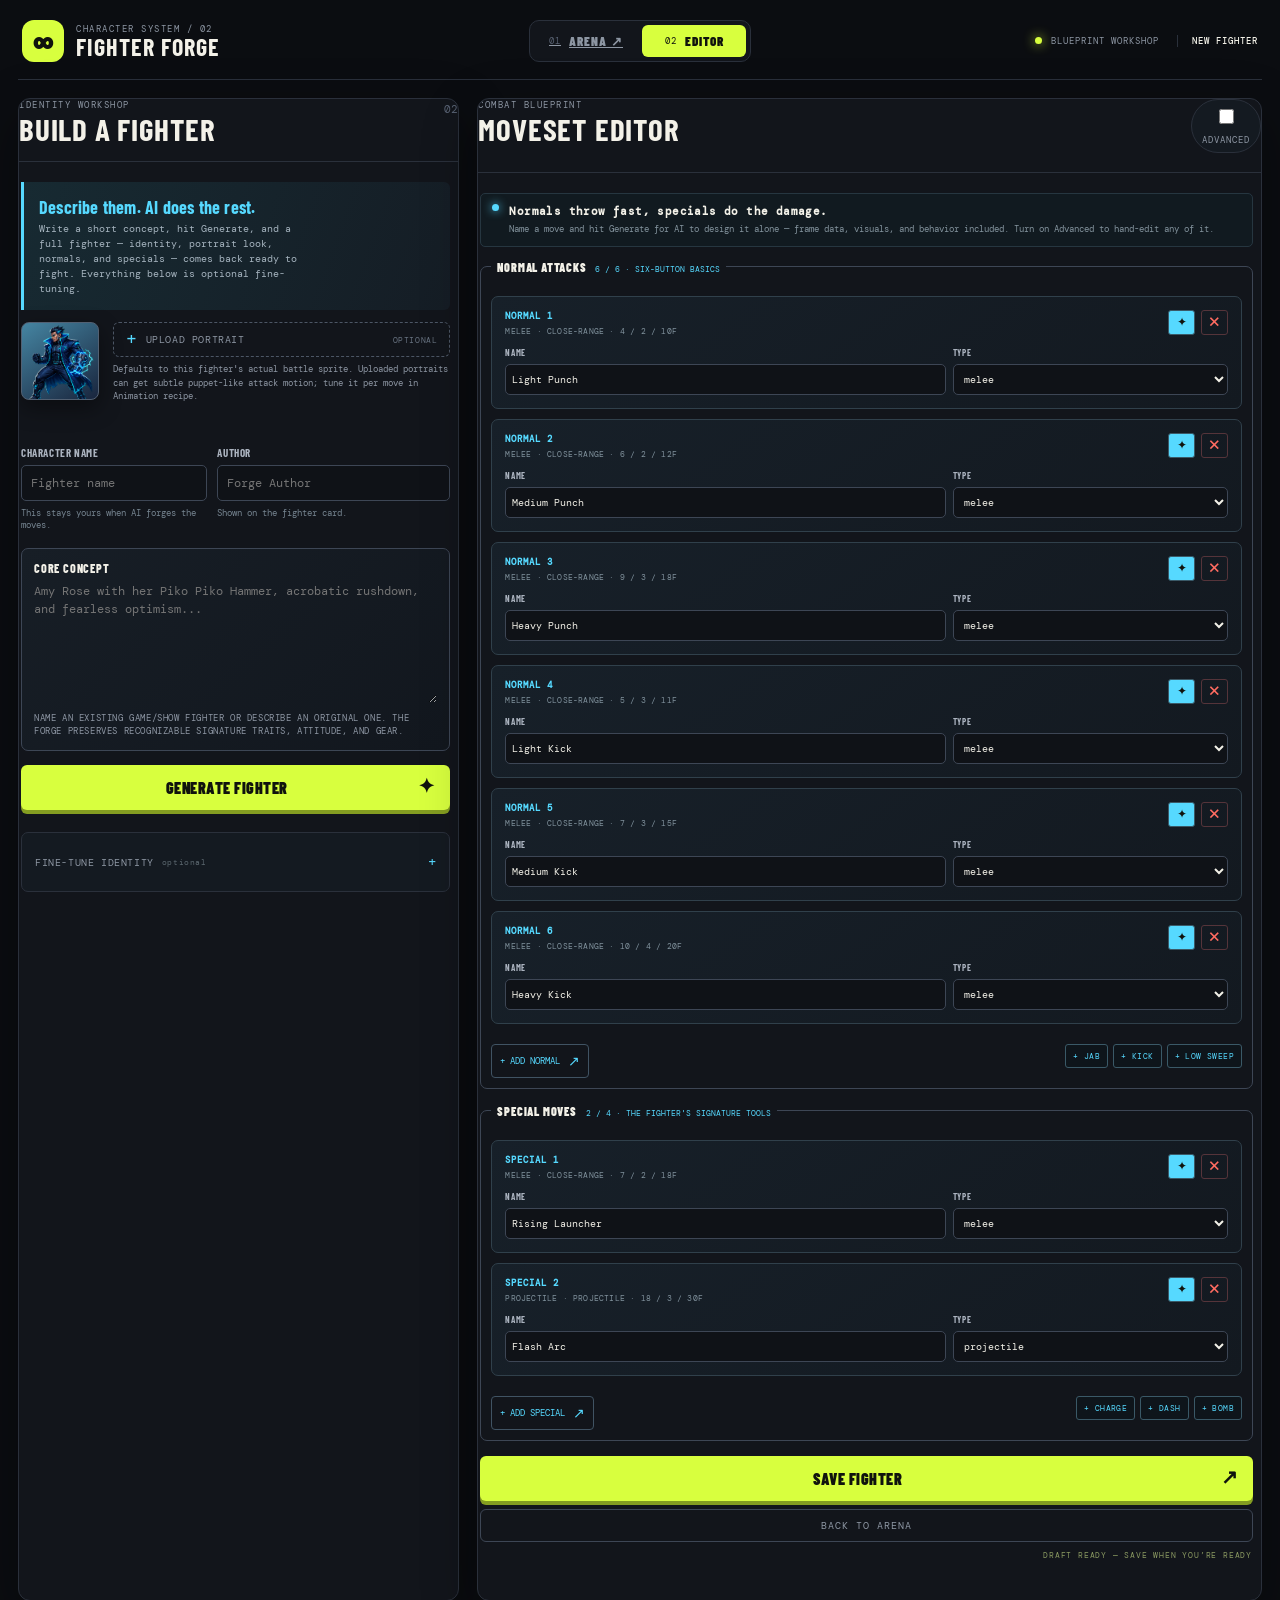
<file: editor.html>
<!doctype html>
<html lang="en">
  <head>
    <meta charset="UTF-8" />
    <meta name="viewport" content="width=device-width, initial-scale=1.0" />
    <title>Character Editor</title>
    <link rel="stylesheet" href="styles.css" />
  </head>
  <body class="editor-page">
    <div class="app-shell">
      <header class="topbar">
        <div class="brand">
          <span class="brand-mark">∞</span>
          <div class="brand-copy"><span class="overline">CHARACTER SYSTEM / 02</span><h1>FIGHTER FORGE</h1></div>
        </div>
        <nav class="tabs" aria-label="Fighter Forge sections">
          <a class="tab" href="index.html"><span>01</span>ARENA ↗</a>
          <span class="tab active"><span>02</span>EDITOR</span>
        </nav>
        <div class="top-status"><i></i><span>BLUEPRINT WORKSHOP</span><b id="editor-mode">NEW FIGHTER</b></div>
      </header>

      <main class="standalone-editor">
        <section class="editor-identity-panel">
          <div class="view-heading"><div><span id="editor-overline" class="overline">IDENTITY WORKSHOP</span><h2 id="editor-heading">Build a fighter</h2></div><span class="view-index">02</span></div>
          <div class="editor-scroll">
            <div class="editor-callout"><strong>Describe them. AI does the rest.</strong><span>Write a short concept, hit Generate, and a full fighter — identity, portrait look, normals, and specials — comes back ready to fight. Everything below is optional fine-tuning.</span></div>

            <div class="portrait-row">
              <div class="portrait-preview" id="portrait-preview" aria-label="Fighter portrait preview">👊</div>
              <div class="portrait-row-copy">
                <label class="file-pick"><span>+</span> UPLOAD PORTRAIT <small>OPTIONAL</small><input id="portrait-upload" type="file" accept="image/*" /></label>
                <small class="field-help">Defaults to this fighter's actual battle sprite. Uploaded portraits can get subtle puppet-like attack motion; tune it per move in Animation recipe.</small>
                <div id="portrait-status" class="status"></div>
              </div>
            </div>

            <div class="two-fields"><label>Character name<input id="character-name" maxlength="24" placeholder="Fighter name" required /><small class="field-help">This stays yours when AI forges the moves.</small></label><label>Author<input id="character-author" maxlength="24" placeholder="Forge Author" /><small class="field-help">Shown on the fighter card.</small></label></div>

            <label class="prompt-box"><span>Core concept</span><textarea id="character-prompt" maxlength="700" placeholder="Amy Rose with her Piko Piko Hammer, acrobatic rushdown, and fearless optimism..."></textarea><small>Name an existing game/show fighter or describe an original one. The forge preserves recognizable signature traits, attitude, and gear.</small></label>

            <button type="button" id="generate-fighter" class="primary full generate-fighter-btn">GENERATE FIGHTER <span>✦</span></button>

            <details class="advanced-details">
              <summary>Fine-tune identity <small>optional</small><span>+</span></summary>
              <div class="advanced-details-body">
                <label class="simple-personality">Personality<input id="character-personality" maxlength="80" placeholder="e.g. cocky but loyal" /><small class="field-help">A short read on how they fight and speak.</small></label>
                <label class="simple-backstory">Backstory<textarea id="character-backstory" maxlength="240" placeholder="Where they came from and what drives them..."></textarea><small class="field-help">One or two sentences is plenty.</small></label>
                <div class="form-row tuning-row"><label>Buttons<select id="character-buttons"><option selected>6</option></select><small class="field-help">Universal layout: LP, MP, HP, LK, MK, HK.</small></label><label>Combo aptitude<input id="character-combo" type="range" min="1" max="5" value="3" /><output id="combo-value">BALANCED</output></label></div>
                <div class="stats-row">
                  <label>Smartness<input id="character-smartness" type="range" min="1" max="5" value="3" /><output id="smartness-value">AVERAGE</output></label>
                  <label>Aggression<input id="character-aggression" type="range" min="1" max="5" value="3" /><output id="aggression-value">NEUTRAL</output></label>
                  <label>Defense<input id="character-defense" type="range" min="1" max="5" value="3" /><output id="defense-value">BALANCED</output></label>
                  <label>Speed<input id="character-speed" type="range" min="1" max="5" value="3" /><output id="speed-value">AVERAGE</output></label>
                  <label>Range<input id="character-range" type="range" min="1" max="5" value="3" /><output id="range-value">NORMAL</output></label>
                </div>
                <label>Attack emojis<input id="character-emojis" maxlength="60" value="👊 ⚡ 🦵 💥" /><small class="field-help">These flavor the fighter’s move callouts. Separate emojis with spaces.</small></label>
              </div>
            </details>
          </div>
        </section>

        <section class="editor-moves-panel">
          <div class="view-heading">
            <div><span class="overline">COMBAT BLUEPRINT</span><h2>Moveset editor</h2></div>
            <label class="mode-toggle"><input type="checkbox" id="advanced-toggle" /><span>ADVANCED</span></label>
          </div>
          <div class="editor-scroll">
            <div class="lab-note"><span class="signal"></span><div><strong>Normals throw fast, specials do the damage.</strong><span>Name a move and hit Generate for AI to design it alone — frame data, visuals, and behavior included. Turn on Advanced to hand-edit any of it.</span></div></div>

            <fieldset class="moveset-fieldset"><legend>Normal attacks <small id="normal-count">0 / 6 · SIX-BUTTON BASICS</small></legend><div id="normal-list"></div>
              <div class="move-add-row"><button type="button" id="add-normal" class="small-button">+ ADD NORMAL <span>↗</span></button><div class="move-presets"><button type="button" data-normal-preset="jab">+ JAB</button><button type="button" data-normal-preset="kick">+ KICK</button><button type="button" data-normal-preset="sweep">+ LOW SWEEP</button></div></div>
            </fieldset>

            <fieldset class="moveset-fieldset"><legend>Special moves <small id="special-count">0 / 4 · THE FIGHTER'S SIGNATURE TOOLS</small></legend><div id="special-list"></div>
              <div class="move-add-row"><button type="button" id="add-special" class="small-button">+ ADD SPECIAL <span>↗</span></button><div class="move-presets"><button type="button" data-preset="charge">+ CHARGE</button><button type="button" data-preset="dash-attack">+ DASH</button><button type="button" data-preset="bomb">+ BOMB</button></div></div>
            </fieldset>

            <div class="recipe-tools advanced-only"><span>Advanced recipes</span><button type="button" id="expand-recipes" class="tiny-button">EXPAND ALL</button><button type="button" id="collapse-recipes" class="tiny-button">COLLAPSE ALL</button></div>
            <details class="code-details advanced-only"><summary>Developer view <small>Generated JavaScript</small><span>+</span></summary><pre id="code-preview">// Save or forge a character to inspect its combat script.</pre></details>
            <div class="editor-actions"><button id="save-fighter" class="primary full">SAVE FIGHTER <span>↗</span></button><a class="secondary full" href="index.html">BACK TO ARENA</a></div>
            <div id="editor-dirty" class="editor-dirty" aria-live="polite"></div>
            <div id="editor-status" class="status"></div>
          </div>
        </section>
      </main>
    </div>
    <dialog id="asset-request-dialog" class="asset-dialog" aria-labelledby="asset-request-title">
      <form method="dialog">
        <span class="overline">OPTIONAL VISUAL REQUEST</span>
        <h2 id="asset-request-title">Give this move a custom sprite?</h2>
        <p id="asset-request-copy"></p>
        <label class="file-pick asset-upload-pick"><span>+</span> CHOOSE IMAGE <small>PNG / WEBP / GIF</small><input id="asset-request-upload" type="file" accept="image/png,image/jpeg,image/webp,image/gif" /></label>
        <div id="asset-request-status" class="status"></div>
        <div class="asset-dialog-actions"><button type="button" id="asset-use-emoji" class="secondary">USE EMOJI INSTEAD</button><button type="button" id="asset-attach" class="primary">ATTACH SPRITE <span>↗</span></button></div>
      </form>
    </dialog>
    <script type="module" src="editor.js"></script>
  </body>
</html>
</file>
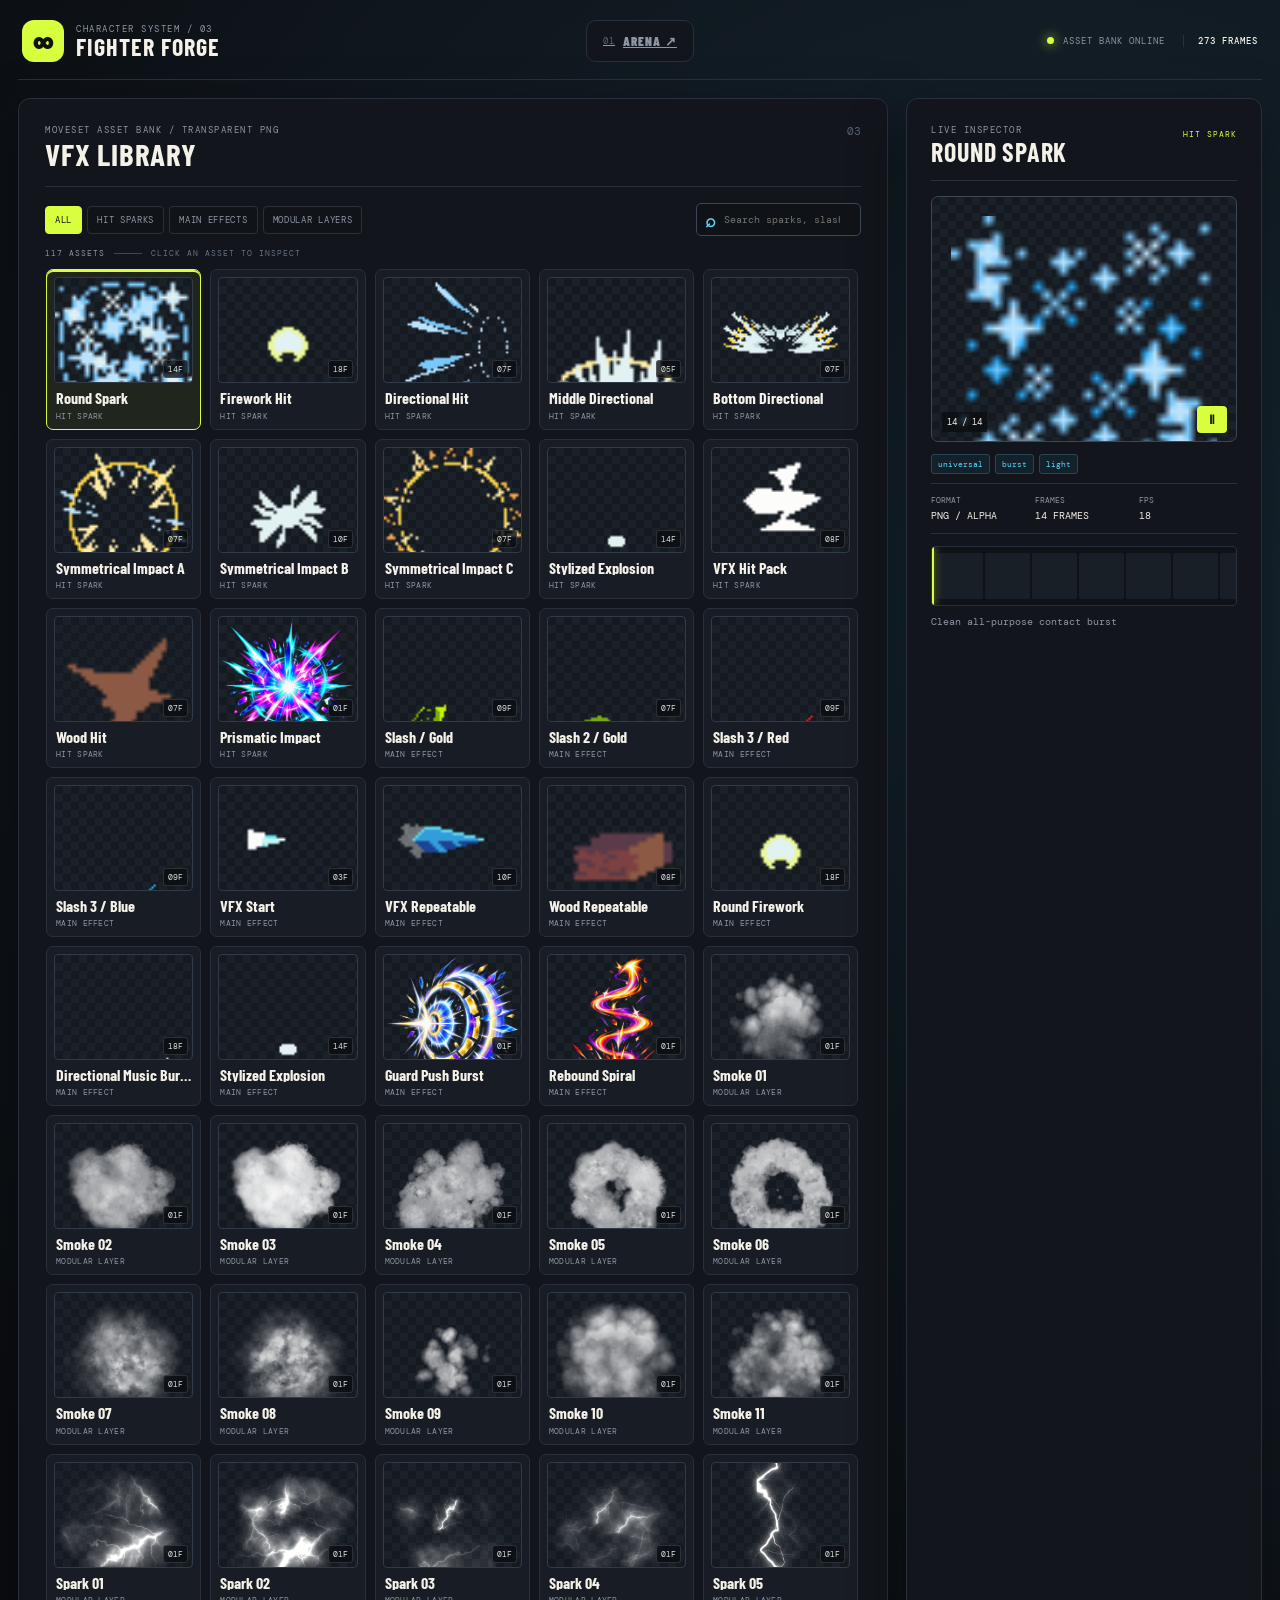
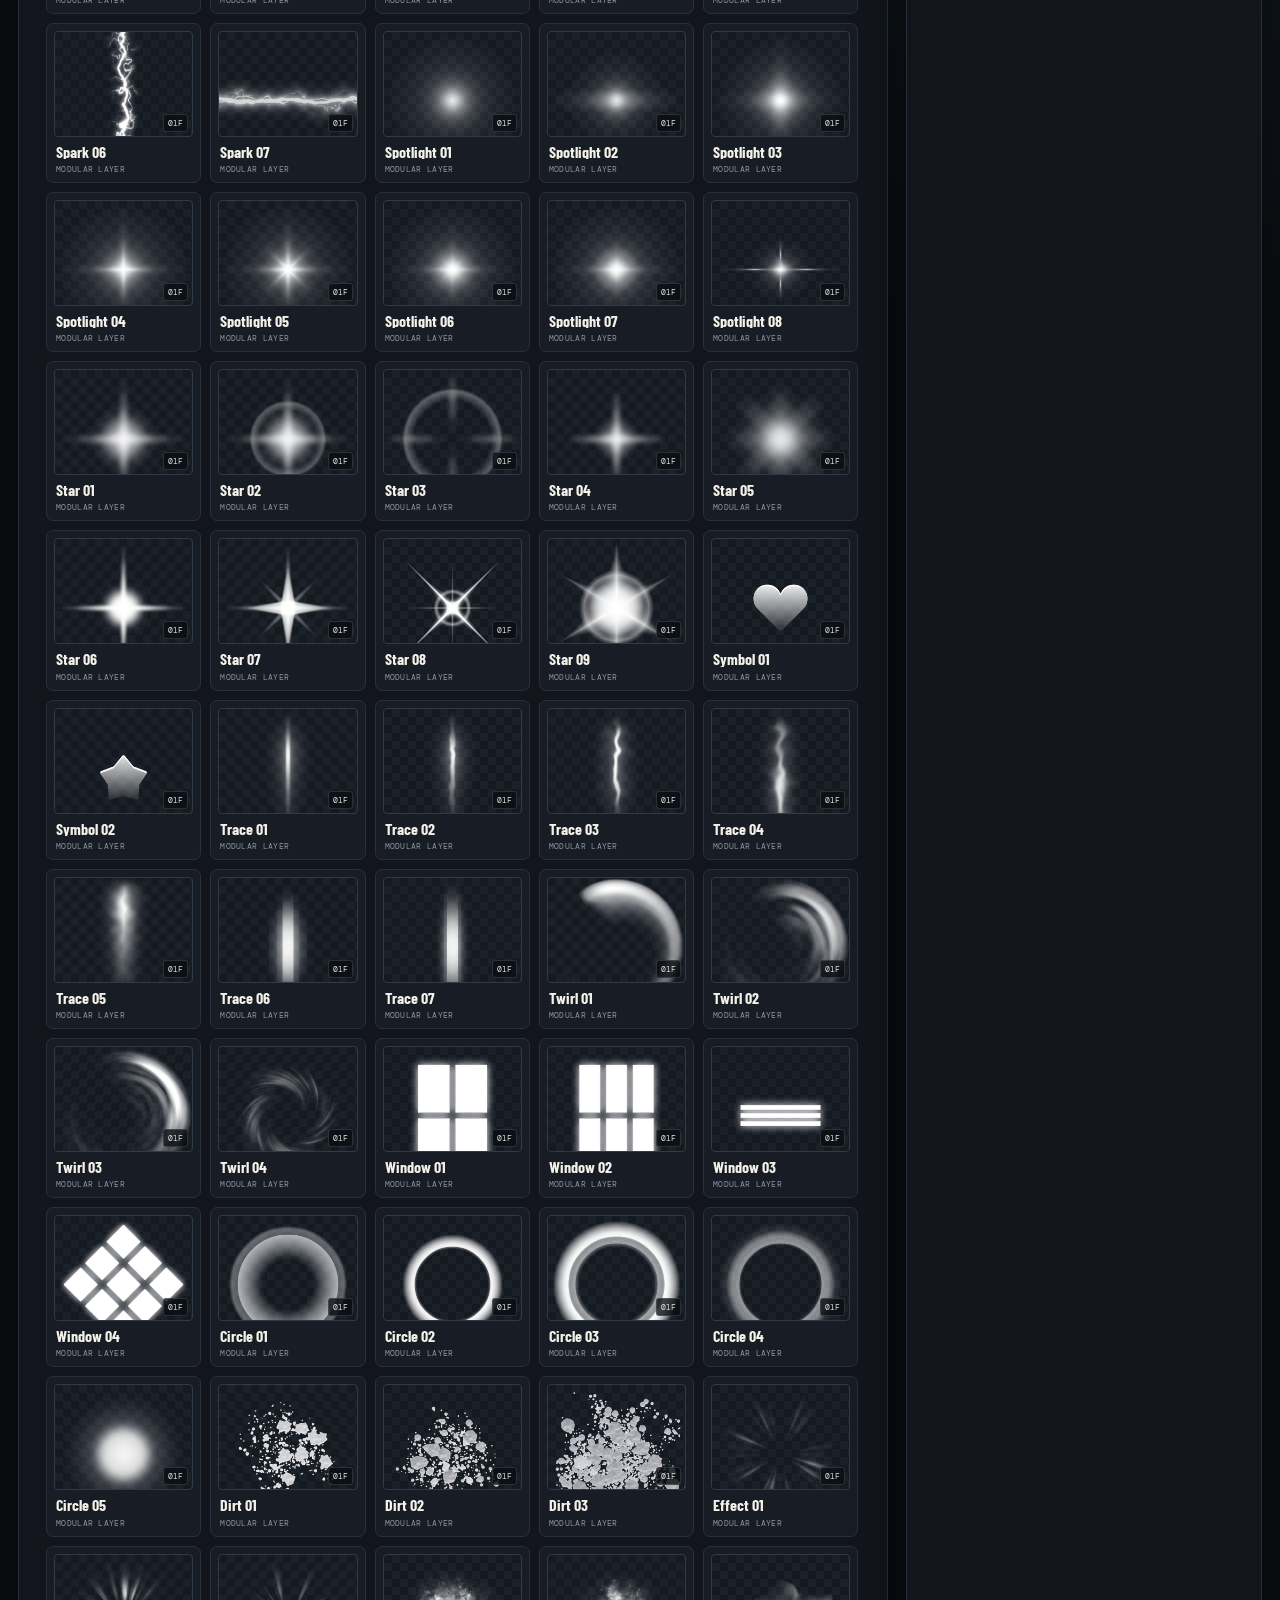
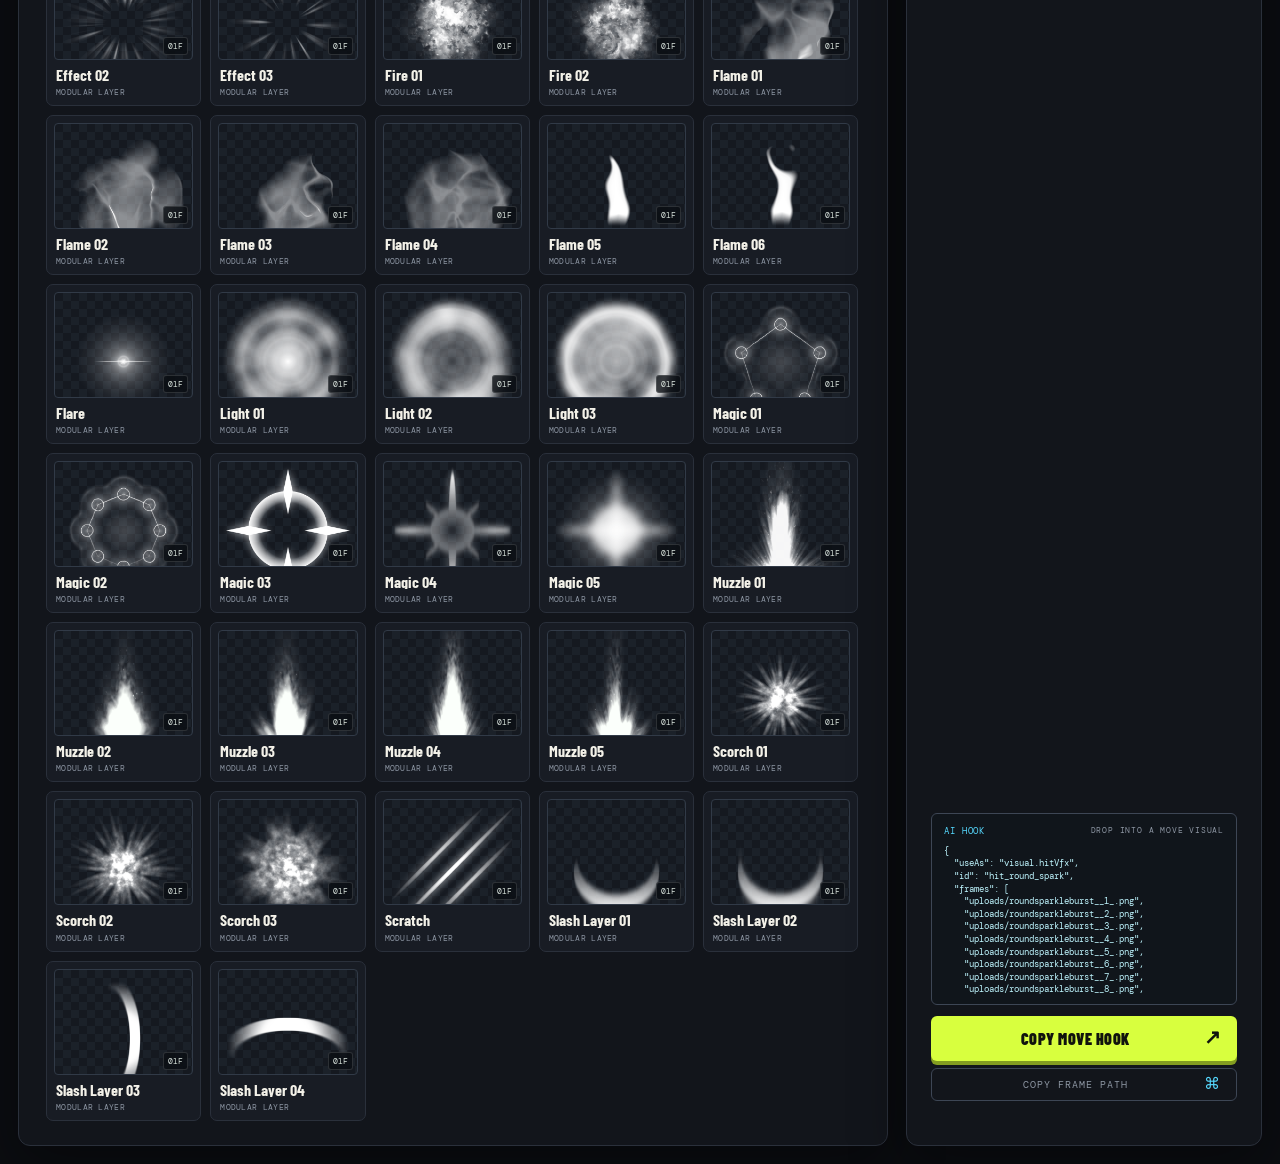
<file: vfx.html>
<!doctype html>
<html lang="en">
  <head>
    <meta charset="UTF-8" />
    <meta name="viewport" content="width=device-width, initial-scale=1.0" />
    <title>VFX Library</title>
    <link rel="stylesheet" href="styles.css" />
  </head>
  <body class="vfx-page">
    <div class="app-shell">
      <header class="topbar">
        <div class="brand">
          <span class="brand-mark">∞</span>
          <div class="brand-copy"><span class="overline">CHARACTER SYSTEM / 03</span><h1>FIGHTER FORGE</h1></div>
        </div>
        <nav class="tabs" aria-label="Fighter Forge sections">
          <a class="tab" href="index.html"><span>01</span>ARENA ↗</a>
        </nav>
        <div class="top-status"><i></i><span>ASSET BANK ONLINE</span><b id="asset-count">0 FRAMES</b></div>
      </header>

      <main class="vfx-workspace">
        <section class="vfx-library-panel">
          <div class="vfx-heading">
            <div><span class="overline">MOVESET ASSET BANK / TRANSPARENT PNG</span><h2>VFX library</h2></div>
            <span class="view-index">03</span>
          </div>
          <div class="vfx-toolbar">
            <div id="vfx-filters" class="vfx-filters" aria-label="Filter visual effects"></div>
            <label class="vfx-search"><span>⌕</span><input id="vfx-search" type="search" placeholder="Search sparks, slash, fire…" aria-label="Search visual effects" /></label>
          </div>
          <div class="vfx-results-line"><span id="result-count">0 ASSETS</span><span class="line"></span><small>CLICK AN ASSET TO INSPECT</small></div>
          <div id="vfx-grid" class="vfx-grid"></div>
        </section>

        <aside class="vfx-inspector-panel">
          <div class="inspector-heading"><div><span class="overline">LIVE INSPECTOR</span><h2 id="inspector-name">Select an asset</h2></div><span id="inspector-role" class="asset-role">—</span></div>
          <div class="inspector-stage checkerboard"><img id="inspector-image" alt="" /><span id="inspector-frame" class="frame-readout">01 / 01</span><button id="play-toggle" class="play-toggle" type="button" aria-label="Pause preview">Ⅱ</button></div>
          <div id="inspector-tags" class="inspector-tags"></div>
          <div class="inspector-meta"><div><span>FORMAT</span><strong>PNG / ALPHA</strong></div><div><span>FRAMES</span><strong id="inspector-frames">—</strong></div><div><span>FPS</span><strong id="inspector-fps">—</strong></div></div>
          <div class="timeline"><div id="timeline-strip" class="timeline-strip"></div><i id="timeline-playhead"></i></div>
          <p id="inspector-note" class="inspector-note"></p>
          <div class="hook-block"><div class="hook-heading"><span>AI HOOK</span><small>DROP INTO A MOVE VISUAL</small></div><pre id="vfx-snippet"></pre></div>
          <div class="inspector-actions"><button id="copy-hook" class="primary full" type="button">COPY MOVE HOOK <span>↗</span></button><button id="copy-path" class="secondary full" type="button">COPY FRAME PATH <span>⌘</span></button></div>
          <div id="copy-status" class="status" aria-live="polite"></div>
        </aside>
      </main>
    </div>
    <script type="module" src="vfx.js"></script>
  </body>
</html>
</file>
<file: styles.css>
@import url('https://fonts.googleapis.com/css2?family=Barlow+Condensed:ital,wght@0,500;0,600;0,700;0,900;1,600;1,800&family=DM+Mono:wght@400;500&display=swap');

:root { --bg:#0b0d11; --surface:#12151b; --surface-2:#181c24; --line:#2a303b; --line-bright:#3d4655; --text:#f3f1e8; --muted:#8d96a3; --lime:#d8ff3e; --cyan:#56d9ff; --coral:#ff6c61; --paper:#f1f0e9; }
* { box-sizing:border-box; }
html,body { margin:0; min-height:100%; background:var(--bg); color:var(--text); font-family:'Barlow Condensed',sans-serif; }
body { min-height:100vh; }
button,input,textarea,select { font:inherit; }
button { cursor:pointer; }
.app-shell { min-height:100vh; padding:16px 18px 18px; }
.topbar { min-height:64px; display:grid; grid-template-columns:minmax(240px,1fr) auto minmax(240px,1fr); align-items:center; gap:24px; padding:0 4px 14px; border-bottom:1px solid var(--line); }
.brand { display:flex; align-items:center; gap:12px; }
.brand-mark { width:42px; height:42px; display:grid; place-items:center; color:#10130d; background:var(--lime); border-radius:12px; font-size:31px; font-weight:900; line-height:1; }
.brand-copy h1 { margin:1px 0 0; color:var(--text); font-size:24px; line-height:.88; letter-spacing:1px; }
.overline { display:block; color:var(--muted); font:9px 'DM Mono',monospace; letter-spacing:1.5px; text-transform:uppercase; }
.tabs { display:flex; gap:4px; padding:4px; background:var(--surface); border:1px solid var(--line); border-radius:10px; }
.tab { min-width:104px; display:flex; justify-content:center; align-items:center; gap:8px; padding:8px 12px; border:0; border-radius:6px; color:var(--muted); background:transparent; font-size:13px; font-weight:900; letter-spacing:1px; }
.tab span { color:#596272; font:9px 'DM Mono',monospace; }
.tab.active { color:#10130d; background:var(--lime); }
.tab.active span { color:#10130d; }
.top-status { display:flex; justify-content:flex-end; align-items:center; gap:9px; color:var(--muted); font:9px 'DM Mono',monospace; letter-spacing:1px; }
.top-status i { width:7px; height:7px; display:block; border-radius:50%; background:var(--lime); box-shadow:0 0 12px var(--lime); }
.top-status b { margin-left:9px; padding-left:14px; border-left:1px solid var(--line); color:var(--text); font-weight:500; }
.main-grid { min-height:calc(100vh - 99px); display:grid; grid-template-columns:minmax(0,1.45fr) minmax(420px,.78fr); gap:18px; padding-top:18px; }
.standalone-editor { min-height:calc(100vh - 99px); display:grid; grid-template-columns:minmax(320px,.72fr) minmax(0,1.28fr); gap:18px; padding-top:18px; }
.editor-identity-panel,.editor-moves-panel { min-width:0; min-height:0; display:flex; flex-direction:column; overflow:hidden; color:var(--text); background:var(--surface); border:1px solid var(--line); border-radius:12px; box-shadow:0 18px 55px #0005; }
.standalone-editor .editor-scroll { flex:1; }
.arena-column { min-width:0; display:flex; flex-direction:column; }
.arena-heading,.view-heading { display:flex; justify-content:space-between; align-items:flex-start; }
.arena-heading { padding:0 2px 10px; }
.arena-heading h2,.view-heading h2 { margin:5px 0 0; font-size:28px; line-height:.85; letter-spacing:.8px; text-transform:uppercase; }
.arena-meta { display:flex; gap:8px; color:var(--muted); font:9px 'DM Mono',monospace; }
.arena-meta span { padding:6px 8px; border:1px solid var(--line); border-radius:5px; }
.arena-wrap { position:relative; min-height:0; flex:1; overflow:hidden; border:1px solid var(--line-bright); border-radius:12px; background:#1d3b4f; box-shadow:0 18px 55px #0008; }
canvas { width:100%; height:100%; min-height:0; display:block; object-fit:cover; }
.scanlines { position:absolute; inset:0; pointer-events:none; opacity:.11; background:repeating-linear-gradient(0deg,transparent 0 3px,#00121b 4px 5px); mix-blend-mode:multiply; }
.match-ui { position:absolute; top:18px; left:20px; right:20px; display:grid; grid-template-columns:1fr 170px 1fr; gap:18px; align-items:start; color:white; text-shadow:2px 2px 0 #111; }
.nameplate { display:grid; grid-template-columns:1fr 28px; grid-template-rows:auto 15px auto auto; gap:4px 8px; font-size:18px; letter-spacing:1px; font-weight:900; }
.nameplate.right { text-align:right; direction:rtl; }
.nameplate b { color:var(--lime); font-size:23px; line-height:.8; }
.health { height:15px; padding:2px; background:#101116aa; border:1px solid #000; grid-column:1 / -1; }
.health i { display:block; width:100%; height:100%; background:linear-gradient(90deg,var(--lime),#70eb82); transition:width .2s; }
.right .health i { margin-left:auto; background:linear-gradient(90deg,#ff8a5c,#ffd05d); }
.momentum { display:none; position:relative; grid-column:1 / -1; height:8px; overflow:visible; background:#071522; border:1px solid #234d69; }
.momentum i { display:block; width:0; height:100%; background:linear-gradient(90deg,#168fea,#7cecff); box-shadow:0 0 8px #2fc9ff; transition:width .12s; }
.momentum b { position:absolute; right:3px; bottom:7px; color:#66dfff; font:7px 'DM Mono',monospace; letter-spacing:1px; opacity:.82; }
.momentum[data-level="1"] i { background:linear-gradient(90deg,#168fea,#7cecff); }
.momentum[data-level="2"] i { background:linear-gradient(90deg,#168fea,#d6fbff); box-shadow:0 0 12px #71eaff; }
.momentum[data-level="3"] { border-color:#e4fbff; animation:momentum-pulse .7s ease-in-out infinite alternate; }
.momentum[data-level="3"] i { background:linear-gradient(90deg,#4bd9ff,#ffffff,#5ba9ff); box-shadow:0 0 16px #b4f7ff; }
@keyframes momentum-pulse { from { box-shadow:0 0 3px #6bdfff; } to { box-shadow:0 0 13px #d7fbff; } }
.heartbeat { display:none; position:relative; grid-column:1 / -1; height:8px; overflow:visible; background:#26101e; border:1px solid #713256; }
.heartbeat i { display:block; width:0; height:100%; background:linear-gradient(90deg,#e82f86,#ffb7d8); box-shadow:0 0 8px #ff4e9b; transition:width .14s; }
.heartbeat b { position:absolute; right:3px; bottom:7px; color:#ff9bc4; font:7px 'DM Mono',monospace; letter-spacing:1px; opacity:.86; }
.heartbeat[data-level="3"] { border-color:#fff0f8; animation:heartbeat-pulse .58s ease-in-out infinite alternate; }
.heartbeat[data-level="3"] i { background:linear-gradient(90deg,#ff4e9b,#fff0a6,#ff78b9); box-shadow:0 0 16px #ff9ac7; }
@keyframes heartbeat-pulse { from { box-shadow:0 0 3px #ff4e9b; } to { box-shadow:0 0 13px #ffd1e5; } }
.round-display { display:grid; justify-items:center; gap:0; text-align:center; }
.round-display span { padding:3px 9px; border:1px solid #fff4; border-radius:99px; background:#101116aa; font:9px 'DM Mono',monospace; letter-spacing:1px; }
.round-display strong { margin-top:3px; font-size:27px; letter-spacing:2px; }
.round-display em { width:40px; height:34px; display:grid; place-items:center; color:#111; background:var(--paper); border:2px solid #111; font-size:24px; font-style:normal; text-shadow:none; }
.banter { position:absolute; top:22%; left:50%; display:flex; flex-direction:column; gap:4px; max-width:min(560px,82%); padding:12px 18px; transform:translateX(-50%) scale(.94); color:#111; background:#fffef6; border:2px solid #151518; border-radius:7px; box-shadow:5px 5px #151518; text-align:center; font-size:21px; font-weight:800; font-style:italic; opacity:0; pointer-events:none; transition:opacity .16s,transform .16s cubic-bezier(.2,.9,.25,1); }
.banter::after { position:absolute; bottom:-14px; left:24%; width:19px; height:19px; content:""; background:#fffef6; border-right:2px solid #151518; border-bottom:2px solid #151518; transform:rotate(45deg); }
.banter[data-side="right"]::after { right:24%; left:auto; }
.banter.show { opacity:1; transform:translateX(-50%) scale(1); }
.banter-speaker { color:#c6343d; font:900 10px 'DM Mono',monospace; letter-spacing:1.4px; font-style:normal; }
.banter[data-side="right"] .banter-speaker { color:#187d9e; }
.banter-text { position:relative; z-index:1; }
.banter.show .banter-text { animation:banter-text-blip .26s steps(2,end) both; }
@keyframes banter-text-blip { 0% { opacity:0; filter:blur(3px); transform:translateY(5px) scale(1.06); } 100% { opacity:1; filter:none; transform:none; } }
.move-callout { position:absolute; top:30%; left:50%; display:flex; flex-direction:column; align-items:center; gap:1px; min-width:170px; padding:7px 12px 6px; transform:translateX(-50%) translateY(8px) skew(-7deg) scale(.8); color:#111; background:var(--move-color,#f7d35b); border:2px solid #111; box-shadow:4px 4px #111; opacity:0; transition:opacity .16s,transform .2s cubic-bezier(.2,.8,.25,1); pointer-events:none; z-index:3; }
.move-callout[data-side="left"] { left:27%; }
.move-callout[data-side="right"] { left:73%; }
.move-callout.show { opacity:1; transform:translateX(-50%) translateY(0) skew(-7deg) scale(1); }
.move-callout-type { font:8px 'DM Mono',monospace; letter-spacing:1.1px; }
.move-callout strong { font-size:19px; line-height:.95; letter-spacing:.8px; text-align:center; }
.move-callout small { font:8px 'DM Mono',monospace; letter-spacing:.3px; opacity:.72; }
.combo-readout { position:absolute; top:34%; left:50%; padding:0; transform:translateX(-50%) translateY(-8px) skew(-8deg) scale(.82); color:var(--lime); background:transparent; border:0; font:900 24px 'Barlow Condensed',sans-serif; letter-spacing:1px; text-shadow:3px 3px #111; opacity:0; transition:opacity .2s ease,transform .26s cubic-bezier(.2,.8,.25,1); pointer-events:none; white-space:nowrap; }
.combo-readout[data-side="left"] { left:28%; }
.combo-readout[data-side="right"] { left:72%; color:#ffcc46; }
.combo-readout.show { opacity:1; transform:translateX(-50%) translateY(0) skew(-8deg) scale(1.08); }
.combo-readout.leaving[data-side="left"] { opacity:0; transform:translateX(-92%) translateY(18px) skew(-8deg) scale(.72); transition-timing-function:cubic-bezier(.55,.05,.8,.4); }
.combo-readout.leaving[data-side="right"] { opacity:0; transform:translateX(-8%) translateY(18px) skew(-8deg) scale(.72); transition-timing-function:cubic-bezier(.55,.05,.8,.4); }
.result { position:absolute; inset:40% 0 auto; color:var(--lime); text-align:center; font-size:clamp(50px,8vw,110px); font-weight:900; font-style:italic; letter-spacing:3px; text-shadow:5px 5px #101014; opacity:0; transform:scale(.8); transition:.2s; }
.result.show { opacity:1; transform:scale(1); }
.rematch { position:absolute; top:61%; left:50%; display:flex; gap:15px; align-items:center; transform:translateX(-50%); padding:9px 17px; color:#10130d; background:var(--lime); border:0; border-radius:5px; box-shadow:0 5px 0 #080a0c; font-size:16px; font-weight:900; letter-spacing:.6px; }
.rematch[hidden] { display:none; }
.rematch span { font-size:19px; }
.arena-footer { position:absolute; right:16px; bottom:13px; left:16px; display:flex; justify-content:space-between; color:#d6e0d6aa; font:8px 'DM Mono',monospace; letter-spacing:1px; }
.forge-panel { min-width:0; min-height:0; overflow:hidden; display:flex; flex-direction:column; color:var(--text); background:var(--surface); border:1px solid var(--line); border-radius:12px; box-shadow:0 18px 55px #0005; }
.view { display:none; min-height:0; padding:25px 26px 22px; }
.view.active { display:flex; flex:1; flex-direction:column; }
.view-index { color:#586273; font:11px 'DM Mono',monospace; }
.view-heading { padding-bottom:19px; border-bottom:1px solid var(--line); }
.view-heading h2 { color:var(--text); font-size:31px; }
.select-slots { display:grid; grid-template-columns:minmax(0,1fr) 30px minmax(0,1fr); gap:7px; align-items:stretch; padding:16px 0 4px; }
.select-slot { min-width:0; display:flex; flex-direction:column; align-items:flex-start; gap:3px; padding:10px 11px; color:var(--muted); background:#101318; border:1px solid var(--line); border-radius:6px; text-align:left; }
.select-slot.active { color:var(--text); border-color:var(--lime); background:#1e251b; box-shadow:inset 0 -2px var(--lime); }
.select-slot strong { width:100%; overflow:hidden; color:var(--text); font-size:16px; line-height:.95; text-overflow:ellipsis; white-space:nowrap; }
.select-slot small { width:100%; overflow:hidden; color:var(--muted); font:7px 'DM Mono',monospace; text-overflow:ellipsis; white-space:nowrap; }
.slot-label { color:var(--lime); font:8px 'DM Mono',monospace; letter-spacing:1px; }
.versus { display:grid; place-items:center; color:var(--coral); font:900 15px 'Barlow Condensed',sans-serif; font-style:italic; }
.roster-intro { display:flex; align-items:center; gap:9px; padding:12px 0 11px; color:var(--text); font-size:15px; font-weight:700; }
.roster-intro .line { width:28px; height:1px; background:var(--line-bright); }
.roster-intro small { color:var(--muted); font:8px 'DM Mono',monospace; }
.roster { display:grid; grid-template-columns:repeat(2,minmax(0,1fr)); flex:1; align-content:start; gap:9px; overflow:auto; padding:1px 2px 16px 1px; }
.fighter-card { min-width:0; min-height:158px; display:grid; grid-template-rows:minmax(0,1fr) auto; gap:7px; padding:8px; color:var(--text); background:var(--surface-2); border:1px solid var(--line); border-radius:8px; text-align:left; transition:border-color .15s,background .15s,transform .15s; }
.fighter-card:hover { border-color:var(--line-bright); transform:translateY(-1px); }
.fighter-card.selected { border-color:var(--lime); background:#20261e; box-shadow:inset 0 3px var(--lime); }
.fighter-card.focused { border-color:var(--cyan); }
.fighter-pick { min-width:0; display:grid; grid-template-rows:92px minmax(0,1fr) auto; gap:7px; padding:0; color:var(--text); background:transparent; border:0; text-align:left; }
.fighter-card .portrait { width:100%; height:92px; display:grid; place-items:center; overflow:hidden; color:#fff; background:linear-gradient(145deg,#4585a2,#19253d); border:1px solid #526072; border-radius:5px; font-size:26px; }
.fighter-card .portrait img { width:100%; height:100%; object-fit:cover; }
.fighter-info { min-width:0; display:block; }
.fighter-card strong { display:block; overflow:hidden; font-size:19px; line-height:.9; text-overflow:ellipsis; white-space:nowrap; }
.fighter-card span { display:block; margin-top:6px; overflow:hidden; color:var(--muted); font:9px 'DM Mono',monospace; text-overflow:ellipsis; white-space:nowrap; }
.fighter-card em { color:var(--lime); font-size:9px; font-style:normal; font-weight:900; letter-spacing:.4px; }
.edit-fighter { display:block; width:100%; padding:5px 2px 1px; color:var(--cyan); background:transparent; border:0; border-top:1px solid var(--line); font:9px 'DM Mono',monospace; letter-spacing:1px; text-align:right; text-decoration:none; }
.edit-fighter span { display:inline; margin:0; color:var(--cyan); font:14px 'Barlow Condensed',sans-serif; }
.primary { width:100%; border:0; border-radius:6px; padding:13px 15px; color:#10130d; background:var(--lime); box-shadow:0 4px 0 #849d21; font-size:16px; font-weight:900; letter-spacing:.5px; transition:transform .1s,box-shadow .1s,filter .1s; }
.primary:hover { filter:brightness(1.05); }
.primary:active { box-shadow:0 1px 0 #849d21; transform:translateY(3px); }
.primary span { float:right; font-size:20px; line-height:.7; }
.secondary { display:block; width:100%; margin-top:8px; padding:9px 15px; color:var(--muted); background:transparent; border:1px solid var(--line-bright); border-radius:6px; font:10px 'DM Mono',monospace; letter-spacing:1px; text-align:center; text-decoration:none; }
.secondary:hover { color:var(--text); border-color:var(--text); }
.secondary[hidden] { display:none; }
.secondary span { float:right; color:var(--cyan); font-size:16px; line-height:.7; }
.create-fighter-link { margin:0 0 9px; }
.editor-scroll { min-height:0; overflow:auto; padding:18px 3px 4px 1px; }
.editor-callout { display:flex; flex-direction:column; gap:3px; margin-bottom:17px; padding:11px 13px; border-left:2px solid var(--cyan); background:#17222a; border-radius:0 6px 6px 0; }
.editor-callout strong { color:var(--cyan); font-size:16px; }
.editor-callout span { color:#a6b4bf; font:9px/1.5 'DM Mono',monospace; }
.two-fields,.form-row { display:grid; grid-template-columns:1fr 1.25fr; gap:10px; margin:0 0 13px; }
.simple-personality { margin-bottom:13px; }
.form-row { margin-top:15px; }
label { display:flex; flex-direction:column; gap:6px; color:#abb3bf; font-size:11px; font-weight:700; letter-spacing:.6px; text-transform:uppercase; }
input,select,textarea { width:100%; color:var(--text); background:#0f1217; border:1px solid var(--line-bright); border-radius:5px; outline:0; }
input,select { height:36px; padding:4px 9px; font:12px 'DM Mono',monospace; }
input:focus,select:focus,textarea:focus { border-color:var(--cyan); box-shadow:0 0 0 2px #56d9ff22; }
textarea { resize:vertical; padding:8px 9px; font:12px/1.45 'DM Mono',monospace; }
.simple-backstory { margin-bottom:13px; }
.simple-backstory textarea { min-height:66px; }
.prompt-box { display:block; margin-bottom:0; padding:12px; background:#161b22; border:1px solid var(--line-bright); border-radius:7px; }
.prompt-box>span { color:var(--text); font-size:12px; font-weight:800; letter-spacing:.8px; text-transform:uppercase; }
.prompt-box textarea { min-height:120px; margin:8px 0 7px; padding:0; background:transparent; border:0; border-radius:0; box-shadow:none; }
.prompt-box textarea:focus { box-shadow:none; }
.prompt-box small { color:var(--muted); font:9px 'DM Mono',monospace; }
.tuning-row label { padding:10px 11px; background:#161b22; border:1px solid var(--line); border-radius:6px; }
.form-row input[type=range],input[type=range] { height:25px; padding:0; accent-color:var(--lime); border:0; background:transparent; box-shadow:none; }
.form-row output { color:var(--lime); font:9px 'DM Mono',monospace; letter-spacing:1px; }
.file-pick { display:flex; flex-direction:row; align-items:center; gap:8px; margin:15px 0; padding:10px 12px; color:var(--muted); border:1px dashed #4c5665; border-radius:6px; font:10px 'DM Mono',monospace; }
.file-pick span { color:var(--cyan); font-size:18px; line-height:.5; }
.file-pick small { margin-left:auto; color:#687381; font:8px 'DM Mono',monospace; }
.file-pick input { display:none; }
.status { min-height:18px; margin:10px 1px 0; color:var(--coral); font:10px/1.45 'DM Mono',monospace; }
.lab-note { display:flex; align-items:center; gap:8px; margin-bottom:17px; color:var(--muted); font:9px/1.45 'DM Mono',monospace; }
.signal { width:7px; height:7px; display:block; border-radius:50%; background:var(--cyan); box-shadow:0 0 10px var(--cyan); }
.advanced-scroll>label { margin-bottom:12px; }
fieldset { margin:15px 0; padding:12px 10px 10px; border:1px solid var(--line-bright); border-radius:7px; }
legend { padding:0 6px; color:var(--text); font-size:12px; font-weight:900; letter-spacing:.8px; text-transform:uppercase; }
legend small { margin-left:6px; color:var(--muted); font:8px 'DM Mono',monospace; font-weight:400; letter-spacing:0; }
.special { display:grid; grid-template-columns:minmax(0,1fr) 62px repeat(4,34px) 18px; gap:3px; align-items:end; margin:7px 0; }
.special input,.special select { width:100%; min-width:0; }
.special button { height:34px; padding:0; color:var(--coral); background:transparent; border:0; font-size:18px; }
.frame-field { display:flex; flex-direction:column; gap:3px; color:var(--muted); font:8px 'DM Mono',monospace; text-align:center; }
.frame-field input { height:28px; padding:2px; text-align:center; font-size:10px; }
.small-button { display:flex; align-items:center; gap:8px; margin-top:10px; padding:7px 8px; color:var(--cyan); background:transparent; border:1px solid #405363; border-radius:4px; font:9px 'DM Mono',monospace; }
.small-button span { font-size:14px; }
.special-editor { margin:10px 0; padding:12px; background:var(--surface-2); border:1px solid var(--line); border-radius:7px; }
.move-card-heading { display:flex; justify-content:space-between; align-items:center; margin-bottom:9px; color:var(--cyan); font:9px 'DM Mono',monospace; letter-spacing:1px; }
.remove-move { padding:0 3px; color:var(--coral); background:transparent; border:0; font-size:21px; line-height:.7; }
.move-core,.move-frame-grid,.recipe-grid { display:grid; gap:7px; }
.move-core { grid-template-columns:minmax(120px,1.5fr) minmax(84px,1fr) minmax(112px,1.2fr) minmax(84px,1fr) repeat(3,minmax(62px,auto)); }
.move-frame-grid { grid-template-columns:repeat(5,minmax(54px,1fr)); margin-top:8px; }
.recipe-grid { grid-template-columns:repeat(3,minmax(90px,1fr)); padding:0 1px 5px; }
.script-field { grid-column:1 / -1; }
.script-field textarea { min-height:110px; color:#d8ff3e; background:#0a1015; }
.special-editor label { min-width:0; font-size:9px; }
.special-editor input,.special-editor select { height:31px; padding:3px 6px; font-size:10px; }
.special-editor input[type=color] { padding:2px; }
.check-field { align-items:center; justify-content:end; gap:5px; text-align:center; }
.check-field input { width:21px; height:21px; accent-color:var(--lime); }
.move-recipe { margin:10px 0 0; }
.move-recipe summary { padding:7px 0; font-size:9px; }
.move-recipe[open] summary { color:var(--cyan); }
.recipe-library-link { display:block; padding:6px 1px 2px; color:var(--cyan); font:8px 'DM Mono',monospace; letter-spacing:.8px; text-align:right; text-decoration:none; }
.recipe-library-link:hover { color:var(--lime); }
.moveset-fieldset { margin-top:6px; }
.editor-actions { margin-top:15px; }
.editor-actions .secondary { margin-top:8px; }
details { margin:15px 0; border-top:1px solid var(--line); border-bottom:1px solid var(--line); }
summary { display:flex; justify-content:space-between; padding:9px 0; color:var(--muted); cursor:pointer; font-size:11px; font-weight:800; letter-spacing:.6px; text-transform:uppercase; }
summary span { color:var(--cyan); font-size:17px; font-weight:400; }
pre { max-height:220px; margin:0 0 10px; overflow:auto; padding:10px; color:#bff6ff; background:#090b0f; border:1px solid var(--line); border-radius:4px; font:9px/1.4 'DM Mono',monospace; white-space:pre-wrap; }
@media (max-width:1050px) {
  .topbar { grid-template-columns:1fr auto; }
  .tabs { grid-column:1 / -1; grid-row:2; justify-self:start; }
  .top-status { grid-column:2; grid-row:1; }
  .main-grid { grid-template-columns:minmax(0,1fr) minmax(360px,.66fr); }
  .tab { min-width:92px; }
}
@media (max-width:820px) {
  .app-shell { padding:10px; }
  .topbar { gap:12px; padding-bottom:11px; }
  .main-grid { display:flex; flex-direction:column; min-height:0; padding-top:12px; }
  .arena-column { min-height:55vh; }
  .arena-wrap { min-height:0; }
  .forge-panel { min-height:520px; }
  .view { padding:20px; }
  .standalone-editor { display:flex; flex-direction:column; min-height:0; }
  .editor-identity-panel,.editor-moves-panel { min-height:520px; }
}
@media (max-width:520px) {
  .brand-copy h1 { font-size:21px; }
  .brand-mark { width:36px; height:36px; font-size:27px; }
  .top-status span { display:none; }
  .top-status b { margin-left:0; padding-left:0; border-left:0; }
  .tabs { width:100%; }
  .tab { min-width:0; flex:1; padding:8px 5px; font-size:11px; }
  .tab span { display:none; }
  .arena-column { min-height:52vh; }
  .arena-heading h2 { font-size:23px; }
  .arena-meta { font-size:8px; }
  .arena-meta span { padding:5px; }
  .match-ui { top:11px; left:10px; right:10px; grid-template-columns:1fr 75px 1fr; gap:5px; }
  .nameplate { font-size:13px; }
  .round-display strong { font-size:16px; }
  .round-display em { width:34px; height:29px; font-size:20px; }
  .banter { top:25%; max-width:88%; padding:8px 11px; font-size:15px; }
  .arena-footer { font-size:7px; }
  .arena-footer span:last-child { display:none; }
  .view { padding:17px 14px; }
  .view-heading h2 { font-size:27px; }
  .two-fields,.form-row { grid-template-columns:1fr; gap:9px; }
  .special { grid-template-columns:minmax(0,1fr) 58px repeat(4,31px) 16px; gap:2px; }
  .special button { font-size:16px; }
  .standalone-editor { padding-top:12px; gap:12px; }
  .editor-identity-panel,.editor-moves-panel { min-height:0; }
  .move-core { grid-template-columns:1fr 1fr; }
  .move-core label:first-child { grid-column:1 / -1; }
  .move-frame-grid { grid-template-columns:repeat(3,minmax(54px,1fr)); }
  .recipe-grid { grid-template-columns:repeat(2,minmax(0,1fr)); }
}

/* Editor usability pass */
.editor-page .editor-scroll { padding:20px 8px 8px 2px; }
.editor-page .editor-callout { margin-bottom:12px; padding:14px 15px; background:linear-gradient(110deg,#172a32,#151d25); border-left-width:3px; }
.editor-page .editor-callout strong { font-size:18px; letter-spacing:.2px; }
.editor-page .editor-callout span { max-width:44ch; font-size:10px; }
.editor-quick-guide { display:flex; flex-wrap:wrap; gap:6px; margin:0 0 20px; }
.editor-quick-guide span { display:flex; align-items:center; gap:6px; padding:6px 8px; color:#9eabb4; background:#101820; border:1px solid #2e3b45; border-radius:99px; font:9px 'DM Mono',monospace; }
.editor-quick-guide b { display:grid; width:16px; height:16px; place-items:center; color:#10130d; background:var(--lime); border-radius:50%; font-size:9px; }
.editor-section-title { display:flex; align-items:baseline; gap:9px; margin:20px 0 10px; padding-bottom:7px; border-bottom:1px solid var(--line); }
.editor-section-title span { color:var(--cyan); font:10px 'DM Mono',monospace; letter-spacing:1.5px; }
.editor-section-title small { color:var(--muted); font:9px 'DM Mono',monospace; }
.field-help { color:#768591; font:9px/1.35 'DM Mono',monospace; font-weight:400; letter-spacing:0; text-transform:none; }
.editor-page .simple-personality,.editor-page .simple-backstory { margin-bottom:14px; }
.editor-page .prompt-box { margin-top:17px; background:linear-gradient(140deg,#171e26,#12171e); }
.editor-page .prompt-box small { display:block; line-height:1.45; }
.editor-page .tuning-row { margin-top:17px; }
.stats-row { display:grid; grid-template-columns:1fr 1fr; gap:10px; margin:10px 0 0; }
.stats-row label { padding:10px 11px; background:#161b22; border:1px solid var(--line); border-radius:6px; }
.stats-row output { color:var(--lime); font:9px 'DM Mono',monospace; letter-spacing:1px; }
.editor-page .file-pick { margin-top:18px; cursor:pointer; transition:border-color .15s,background .15s; }
.editor-page .file-pick:hover { background:#17232a; border-color:var(--cyan); }
.editor-page .view-heading { display:flex; justify-content:space-between; align-items:flex-start; }
.editor-page .view-heading>div { min-width:0; }
.editor-page .view-index { padding-top:3px; }
.editor-page .lab-note { align-items:flex-start; gap:10px; margin-bottom:13px; padding:10px 11px; background:#111a20; border:1px solid #263640; border-radius:5px; }
.editor-page .lab-note>div { display:flex; flex-direction:column; gap:3px; }
.editor-page .lab-note strong { color:var(--text); font-size:11px; letter-spacing:.4px; }
.editor-page .lab-note div span { color:#84949e; font-size:9px; }
.moves-toolbar { display:flex; justify-content:space-between; align-items:center; gap:12px; margin:0 0 12px; padding:10px 11px; background:#151c22; border:1px solid #2b3942; border-radius:6px; }
.moves-toolbar>div:first-child { display:flex; min-width:0; flex-direction:column; gap:3px; }
.moves-toolbar strong { color:var(--lime); font-size:12px; }
.moves-toolbar span { color:#81909a; font:9px/1.35 'DM Mono',monospace; }
.move-presets { display:flex; flex-wrap:wrap; justify-content:flex-end; gap:5px; }
.move-presets button,.tiny-button { padding:6px 7px; color:var(--cyan); background:#0e151b; border:1px solid #3a5967; border-radius:3px; font:8px 'DM Mono',monospace; letter-spacing:.4px; cursor:pointer; }
.move-presets button:hover,.tiny-button:hover { color:#10130d; background:var(--cyan); }
.moveset-fieldset { margin-top:0; }
.editor-page .moveset-fieldset legend small { color:var(--cyan); }
.special-editor { padding:13px; background:linear-gradient(145deg,#172029,#131920); border-color:#30404b; transition:border-color .15s,box-shadow .15s; }
.special-editor:focus-within { border-color:#4d7889; box-shadow:0 0 0 2px #56d9ff0d; }
.move-card-heading { align-items:flex-start; margin-bottom:11px; }
.move-heading-copy { display:flex; min-width:0; flex-direction:column; gap:4px; }
.move-heading-copy strong { color:var(--cyan); }
.move-summary { overflow:hidden; color:#81929d; font:8px 'DM Mono',monospace; letter-spacing:.2px; text-overflow:ellipsis; white-space:nowrap; text-transform:uppercase; }
.remove-move { width:27px; height:25px; display:grid; place-items:center; border:1px solid #55343a; border-radius:3px; }
.remove-move:hover { color:#fff; background:#6e3439; }
.move-recipe summary { gap:8px; }
.move-recipe summary::before { content:'+'; display:inline-grid; width:15px; height:15px; place-items:center; color:var(--cyan); border:1px solid #36515e; border-radius:3px; font-size:13px; font-weight:400; }
.move-recipe[open] summary::before { content:'−'; color:#10130d; background:var(--cyan); }
.move-recipe summary>span { margin-left:auto; display:none; }
.move-recipe summary small { color:#71818c; font:8px 'DM Mono',monospace; font-weight:400; letter-spacing:0; text-transform:none; }
.recipe-tools { display:flex; align-items:center; justify-content:flex-end; gap:6px; margin:13px 0 3px; }
.recipe-tools>span { margin-right:auto; color:#768691; font:9px 'DM Mono',monospace; text-transform:uppercase; letter-spacing:.7px; }
.tiny-button { padding:5px 6px; font-size:7px; }
.code-details { margin-top:13px; }
.code-details summary { align-items:center; }
.code-details summary small { margin-left:auto; margin-right:10px; color:#637580; font:8px 'DM Mono',monospace; font-weight:400; letter-spacing:0; text-transform:none; }
.editor-dirty { min-height:14px; margin:8px 1px 0; color:#8b9a62; font:8px 'DM Mono',monospace; letter-spacing:.8px; text-align:right; text-transform:uppercase; }
.custom-sprite-status { padding:6px 1px 1px; color:#71838d; font:8px 'DM Mono',monospace; letter-spacing:.35px; }
.custom-sprite-status.attached { color:var(--lime); }
.move-sfx-tools { display:grid; grid-template-columns:minmax(150px,auto) 1fr auto; align-items:center; gap:8px; margin:9px 1px 2px; padding:8px; background:#0d1419; border:1px dashed #38505c; border-radius:4px; }
.move-sfx-upload-label { display:flex; align-items:center; gap:7px; color:var(--cyan); font:8px 'DM Mono',monospace !important; letter-spacing:.45px; cursor:pointer; }
.move-sfx-upload-label input { width:1px; height:1px !important; padding:0 !important; opacity:0; position:absolute; }
.move-sfx-upload-label small { color:#758691; font:7px 'DM Mono',monospace; letter-spacing:0; }
.move-sfx-status { color:#71838d; font:8px/1.3 'DM Mono',monospace; letter-spacing:.25px; }
.move-sfx-status.attached { color:var(--lime); }
.clear-move-sfx { padding:4px 6px; color:#ff8f88; background:transparent; border:1px solid #613c41; border-radius:3px; font:7px 'DM Mono',monospace; cursor:pointer; }
.clear-move-sfx:hover { color:#fff; background:#6e3439; }
.asset-dialog { width:min(490px,calc(100% - 28px)); padding:24px; color:var(--text); background:#151c22; border:1px solid #527383; border-radius:9px; box-shadow:0 24px 80px #000b; }
.asset-dialog::backdrop { background:#050a0ed9; backdrop-filter:blur(5px); }
.asset-dialog h2 { margin:7px 0 10px; color:#fff; font-size:30px; line-height:.9; }
.asset-dialog p { margin:0; color:#a6b4bf; font:11px/1.55 'DM Mono',monospace; }
.asset-upload-pick { margin:18px 0 0; cursor:pointer; }
.asset-dialog .status { min-height:17px; margin:8px 0 0; }
.asset-dialog-actions { display:grid; grid-template-columns:1fr 1fr; gap:8px; margin-top:12px; }
.asset-dialog-actions .secondary { margin:0; }
.asset-dialog-actions .primary { padding:9px 11px; font-size:11px; }
.asset-dialog-actions button:disabled { cursor:wait; opacity:.55; }

@media (max-width:640px) {
  .editor-page .editor-scroll { padding-right:2px; }
  .moves-toolbar { align-items:flex-start; flex-direction:column; }
  .move-presets { justify-content:flex-start; }
  .recipe-tools { flex-wrap:wrap; }
  .recipe-tools>span { width:100%; }
  .move-sfx-tools { grid-template-columns:1fr auto; }
  .move-sfx-status { grid-column:1 / -1; }
}

/* VFX library */
.vfx-page { background:radial-gradient(circle at 82% 14%,#172833 0,#0b0d11 34%),var(--bg); }
.vfx-page .topbar { grid-template-columns:minmax(220px,1fr) auto minmax(180px,1fr); }
.vfx-page .tabs { max-width:100%; }
.vfx-page .tab { min-width:92px; }
.vfx-workspace { min-height:calc(100vh - 99px); display:grid; grid-template-columns:minmax(0,1.42fr) minmax(350px,.58fr); gap:18px; padding-top:18px; }
.vfx-library-panel,.vfx-inspector-panel { min-width:0; min-height:0; background:var(--surface); border:1px solid var(--line); border-radius:12px; box-shadow:0 18px 55px #0006; }
.vfx-library-panel { display:flex; flex-direction:column; overflow:hidden; padding:25px 26px 20px; }
.vfx-heading,.inspector-heading { display:flex; justify-content:space-between; align-items:flex-start; }
.vfx-heading { padding-bottom:19px; border-bottom:1px solid var(--line); }
.vfx-heading h2,.inspector-heading h2 { margin:5px 0 0; color:var(--text); font-size:31px; line-height:.85; letter-spacing:.8px; text-transform:uppercase; }
.vfx-toolbar { display:flex; align-items:center; gap:10px; padding:16px 0 12px; }
.vfx-filters { display:flex; flex-wrap:wrap; gap:5px; }
.vfx-filter { padding:7px 9px; color:var(--muted); background:#101318; border:1px solid var(--line); border-radius:4px; font:9px 'DM Mono',monospace; letter-spacing:.7px; }
.vfx-filter:hover { color:var(--text); border-color:var(--line-bright); }
.vfx-filter.active { color:#10130d; background:var(--lime); border-color:var(--lime); }
.vfx-search { position:relative; min-width:165px; margin-left:auto; }
.vfx-search span { position:absolute; top:8px; left:9px; color:var(--cyan); font-size:18px; line-height:1; }
.vfx-search input { height:33px; padding-left:27px; font-size:10px; }
.vfx-results-line { display:flex; align-items:center; gap:9px; margin-bottom:10px; color:var(--muted); font:8px 'DM Mono',monospace; letter-spacing:1px; }
.vfx-results-line .line { width:28px; height:1px; background:var(--line-bright); }
.vfx-results-line small { color:#667180; font:8px 'DM Mono',monospace; }
.vfx-grid { min-height:0; display:grid; grid-template-columns:repeat(auto-fill,minmax(140px,1fr)); align-content:start; gap:9px; overflow:auto; padding:1px 3px 4px 1px; }
.vfx-card { min-width:0; padding:7px; color:var(--text); background:var(--surface-2); border:1px solid var(--line); border-radius:7px; text-align:left; transition:transform .15s,border-color .15s,background .15s; }
.vfx-card:hover { transform:translateY(-2px); border-color:var(--line-bright); }
.vfx-card.selected { background:#20261e; border-color:var(--lime); box-shadow:inset 0 2px var(--lime); }
.vfx-card-art { position:relative; height:106px; display:grid; place-items:center; overflow:hidden; border:1px solid #313a47; border-radius:4px; }
.vfx-card-art img { width:100%; height:100%; object-fit:contain; image-rendering:auto; }
.vfx-card-art>span { position:absolute; right:4px; bottom:4px; padding:3px 4px; color:#dce6df; background:#0b0e13cc; border:1px solid #ffffff22; border-radius:3px; font:8px 'DM Mono',monospace; }
.vfx-card-copy { min-width:0; padding:7px 2px 1px; }
.vfx-card-copy strong { display:block; overflow:hidden; font-size:16px; line-height:.95; text-overflow:ellipsis; white-space:nowrap; }
.vfx-card-copy small { display:block; margin-top:5px; overflow:hidden; color:var(--muted); font:8px 'DM Mono',monospace; letter-spacing:.3px; text-overflow:ellipsis; white-space:nowrap; }
.checkerboard { background-color:#151920; background-image:linear-gradient(45deg,#1b2129 25%,transparent 25%,transparent 75%,#1b2129 75%),linear-gradient(45deg,#1b2129 25%,transparent 25%,transparent 75%,#1b2129 75%); background-position:0 0,8px 8px; background-size:16px 16px; }
.empty-vfx { display:flex; flex-direction:column; gap:5px; align-items:center; justify-content:center; min-height:180px; grid-column:1/-1; color:var(--muted); text-align:center; }
.empty-vfx strong { color:var(--text); font-size:20px; }
.empty-vfx span { font:10px 'DM Mono',monospace; }
.vfx-inspector-panel { display:flex; flex-direction:column; overflow:auto; padding:25px 24px 20px; }
.inspector-heading { padding-bottom:17px; border-bottom:1px solid var(--line); }
.inspector-heading h2 { max-width:235px; font-size:26px; }
.asset-role { padding-top:5px; color:var(--lime); font:8px 'DM Mono',monospace; letter-spacing:1px; text-align:right; }
.inspector-stage { position:relative; height:246px; display:grid; place-items:center; margin-top:15px; overflow:hidden; border:1px solid var(--line-bright); border-radius:7px; }
.inspector-stage img { width:100%; height:100%; object-fit:contain; padding:19px; }
.frame-readout { position:absolute; bottom:9px; left:10px; padding:4px 5px; color:var(--text); background:#0a0d12cc; font:9px 'DM Mono',monospace; }
.play-toggle { position:absolute; right:9px; bottom:8px; width:30px; height:27px; color:#111; background:var(--lime); border:0; border-radius:4px; font-size:12px; font-weight:900; }
.inspector-tags { display:flex; flex-wrap:wrap; gap:5px; min-height:24px; padding:12px 0 9px; }
.inspector-tags span { padding:4px 6px; color:var(--cyan); background:#13222a; border:1px solid #294753; border-radius:3px; font:8px 'DM Mono',monospace; }
.inspector-meta { display:grid; grid-template-columns:1fr 1fr 1fr; gap:6px; padding:11px 0; border-top:1px solid var(--line); border-bottom:1px solid var(--line); }
.inspector-meta div { display:flex; flex-direction:column; gap:4px; }
.inspector-meta span { color:var(--muted); font:8px 'DM Mono',monospace; }
.inspector-meta strong { color:var(--text); font:10px 'DM Mono',monospace; }
.timeline { position:relative; height:60px; margin:12px 0 2px; overflow:hidden; border:1px solid var(--line); border-radius:4px; background:#0f1217; }
.timeline-strip { height:100%; display:flex; gap:2px; padding:6px; }
.timeline-frame { min-width:45px; flex:1; display:grid; place-items:center; overflow:hidden; border:1px solid transparent; border-radius:2px; background:#191f27; }
.timeline-frame.active { border-color:var(--lime); background:#29351d; }
.timeline-frame img { width:100%; height:100%; object-fit:contain; }
.timeline>i { position:absolute; top:0; bottom:0; left:0; width:2px; background:var(--lime); box-shadow:0 0 7px var(--lime); pointer-events:none; }
.inspector-note { min-height:28px; margin:7px 0 14px; color:var(--muted); font:10px/1.4 'DM Mono',monospace; }
.hook-block { margin-top:auto; padding:11px 12px 9px; background:#10151b; border:1px solid var(--line-bright); border-radius:6px; }
.hook-heading { display:flex; justify-content:space-between; gap:6px; color:var(--cyan); font:9px 'DM Mono',monospace; letter-spacing:.8px; }
.hook-heading small { color:var(--muted); font:8px 'DM Mono',monospace; }
.hook-block pre { max-height:150px; margin:8px 0 0; padding:0; color:#bff6ff; background:transparent; border:0; }
.inspector-actions { margin-top:11px; }
.inspector-actions .secondary { margin-top:7px; }
.vfx-inspector-panel .status { margin-top:6px; }
@media (max-width:1050px) {
  .vfx-page .topbar { grid-template-columns:1fr auto; }
  .vfx-workspace { grid-template-columns:minmax(0,1fr) minmax(320px,.65fr); }
  .vfx-page .tabs { grid-column:1 / -1; grid-row:2; }
}
@media (max-width:820px) {
  .vfx-workspace { display:flex; flex-direction:column; min-height:0; padding-top:12px; }
  .vfx-library-panel { min-height:720px; }
  .vfx-inspector-panel { min-height:620px; }
}
@media (max-width:520px) {
  .vfx-library-panel,.vfx-inspector-panel { padding:18px 14px; }
  .vfx-toolbar { align-items:stretch; flex-direction:column; }
  .vfx-search { width:100%; }
  .vfx-grid { grid-template-columns:repeat(2,minmax(0,1fr)); }
  .vfx-card-art { height:94px; }
  .inspector-stage { height:220px; }
  .vfx-heading h2,.inspector-heading h2 { font-size:27px; }
}

/* Arena presentation */
.arena-page { overflow:hidden; background:#071018; }
.arena-page .app-shell { min-height:100vh; padding:0; }
.arena-page .topbar { position:fixed; z-index:20; top:0; right:0; left:0; min-height:58px; padding:12px 24px; border:0; background:linear-gradient(180deg,#071018e8,transparent); transition:opacity .25s; }
.arena-page .brand-mark { width:34px; height:34px; border-radius:10px; font-size:25px; }
.arena-page .brand-copy h1 { font-size:20px; }
.arena-page .brand-copy .overline { font-size:8px; }
.arena-page .tabs { background:#07101899; border-color:#ffffff16; }
.arena-page .tab { min-width:88px; padding:7px 10px; color:#b6c1c9; font-size:11px; }
.arena-page .tab.active { color:#071018; background:var(--lime); }
.arena-page .main-grid { display:block; min-height:100vh; padding:0; }
.arena-page .arena-column { height:100vh; }
.arena-page .arena-heading { display:none; }
.arena-page .arena-wrap { height:100vh; border:0; border-radius:0; box-shadow:none; background:#071018; }
.arena-page .scanlines { opacity:.18; background:repeating-linear-gradient(0deg,transparent 0 3px,#001018 4px 5px); mix-blend-mode:screen; }
.arena-page .match-ui { top:44px; left:6.5%; right:6.5%; grid-template-columns:1fr 110px 1fr; gap:18px; }
.arena-page .nameplate { grid-template-columns:1fr 34px; grid-template-rows:auto 19px; font-size:27px; letter-spacing:1.4px; }
.arena-page .nameplate b { font-size:29px; }
.arena-page .health { height:19px; padding:2px; border:2px solid #05080c; background:#071018d9; }
.arena-page .round-display { gap:3px; }
.arena-page .round-display span { display:none; }
.arena-page .round-display em { order:-1; width:84px; height:84px; color:#f5f1de; background:#071018bb; border:4px solid var(--lime); border-radius:50%; font-size:38px; font-weight:900; box-shadow:0 0 0 5px #07101866,0 0 32px #d8ff3e55; }
.arena-page .round-display strong { color:#fff; font-size:14px; letter-spacing:1.5px; text-shadow:2px 2px #081018; }
.arena-page .banter { top:39%; max-width:620px; padding:12px 20px; color:#f6f2e5; background:#071018e8; border:1px solid #d8ff3e77; border-radius:3px; box-shadow:6px 6px #020507; font-size:27px; font-style:italic; }
.arena-page .banter::after { background:#071018e8; border-color:#d8ff3e77; }
.arena-page .banter-speaker { color:var(--lime); }
.arena-page .banter[data-side="right"] .banter-speaker { color:var(--cyan); }
.arena-page .move-callout { top:28%; min-width:0; padding:8px 16px; color:#071018; background:var(--move-color,#f7d35b); border:2px solid #071018; box-shadow:5px 5px #071018; }
.arena-page .move-callout-type,.arena-page .move-callout-detail { display:none; }
.arena-page .move-callout strong { font-size:24px; }
.arena-page .combo-readout { top:35%; font-size:46px; text-shadow:4px 4px #071018; }
.arena-page .arena-footer { display:none; }
.arena-page .forge-panel { position:fixed; z-index:15; right:22px; bottom:20px; left:auto; width:360px; max-height:225px; background:#071018e8; border-color:#ffffff24; box-shadow:0 12px 45px #0009; backdrop-filter:blur(10px); transition:opacity .25s,transform .25s; }
.arena-page .view { padding:14px 16px 12px; }
.arena-page .view-heading { padding-bottom:9px; }
.arena-page .view-heading h2 { font-size:23px; }
.arena-page .select-slots { padding:8px 0 3px; }
.arena-page .select-slot { padding:7px 8px; }
.arena-page .select-slot strong { font-size:13px; }
.arena-page .roster-intro { padding:5px 0 6px; font-size:12px; }
.arena-page .roster-intro small { display:none; }
.arena-page .roster { grid-template-columns:repeat(4,minmax(0,1fr)); gap:5px; max-height:67px; padding-bottom:4px; }
.arena-page .fighter-card { min-height:57px; padding:5px; }
.arena-page .fighter-card .portrait,.arena-page .fighter-card span.fighter-info>span,.arena-page .fighter-card em,.arena-page .edit-fighter { display:none; }
.arena-page .fighter-pick { display:block; }
.arena-page .fighter-card strong { font-size:13px; }
.arena-page .create-fighter-link { display:none; }
.arena-page .primary { padding:9px 12px; font-size:13px; }
.arena-page.in-match .topbar { opacity:0; pointer-events:none; }
.arena-page.in-match .forge-panel { opacity:0; transform:translateY(22px); pointer-events:none; }
.arena-page.in-match .match-ui { top:34px; }
.arena-page.in-match .rematch { top:62%; }
@media (max-width:820px) {
  .arena-page .topbar { padding:10px 14px; }
  .arena-page .top-status { display:none; }
  .arena-page .main-grid { min-height:100vh; }
  .arena-page .forge-panel { right:10px; bottom:10px; left:10px; width:auto; max-height:208px; }
  .arena-page .match-ui { top:35px; left:4%; right:4%; grid-template-columns:1fr 82px 1fr; gap:8px; }
  .arena-page .nameplate { font-size:19px; grid-template-columns:1fr 25px; grid-template-rows:auto 15px; }
  .arena-page .nameplate b { font-size:22px; }
  .arena-page .health { height:15px; }
  .arena-page .round-display em { width:64px; height:64px; font-size:28px; }
  .arena-page .round-display strong { font-size:11px; }
}
@media (max-width:520px) {
  .arena-page .brand-copy { display:none; }
  .arena-page .brand-mark { width:30px; height:30px; font-size:22px; }
  .arena-page .tabs { margin-left:auto; }
  .arena-page .tab { padding:7px 8px; font-size:10px; }
  .arena-page .match-ui { top:30px; }
  .arena-page .nameplate { font-size:15px; }
  .arena-page .nameplate b { font-size:18px; }
  .arena-page .banter { top:34%; max-width:90%; padding:9px 13px; font-size:18px; }
  .arena-page .combo-readout { font-size:34px; }
}

/* Character select is its own screen; the fight stays hidden until confirmed. */
.arena-page:not(.in-match) { overflow:auto; background:radial-gradient(circle at 50% 12%,#18394a 0,#09141d 35%,#050a10 76%); }
.arena-page:not(.in-match) .main-grid { position:relative; min-height:calc(100vh - 58px); padding-top:58px; }
.arena-page:not(.in-match) .main-grid::before { position:absolute; inset:58px 0 0; content:""; opacity:.34; pointer-events:none; background:linear-gradient(115deg,transparent 0 17%,#56d9ff10 17.1% 17.3%,transparent 17.4% 82.6%,#56d9ff10 82.7% 82.9%,transparent 83%),linear-gradient(180deg,transparent 0 72%,#d8ff3e0d 72.1% 72.3%,transparent 72.4%); }
.arena-page:not(.in-match) .main-grid::after { position:absolute; right:5vw; bottom:6vh; left:5vw; height:1px; content:""; background:linear-gradient(90deg,transparent,var(--cyan),transparent); opacity:.4; pointer-events:none; }
.arena-page:not(.in-match) .arena-column { display:none; }
.arena-page:not(.in-match) .forge-panel { position:relative; z-index:1; inset:auto; width:100%; max-width:none; min-height:calc(100vh - 58px); max-height:none; overflow:visible; background:transparent; border:0; border-radius:0; box-shadow:none; backdrop-filter:none; }
.arena-page:not(.in-match) #roster-view { width:min(1240px,100%); min-height:calc(100vh - 58px); margin:0 auto; padding:clamp(18px,3vw,36px) clamp(18px,6vw,88px) 18px; display:grid; grid-template-rows:auto auto 1fr auto; gap:0; }
.arena-page:not(.in-match) .select-header { display:flex; justify-content:space-between; align-items:flex-end; padding-bottom:20px; border-bottom:1px solid #ffffff22; }
.arena-page:not(.in-match) .select-header h2 { margin:8px 0 0; color:#fff; font-size:clamp(40px,5.2vw,66px); line-height:.78; letter-spacing:1px; }
.select-header-meta { display:flex; align-items:flex-end; gap:16px; color:var(--muted); font:9px 'DM Mono',monospace; letter-spacing:1px; }
.select-header-meta span { padding:7px 9px; color:var(--lime); border:1px solid #d8ff3e66; }
.select-header-meta b { color:#ffffff55; font-weight:400; }
.arena-page:not(.in-match) .select-slots { grid-template-columns:minmax(0,1fr) clamp(62px,8vw,110px) minmax(0,1fr); gap:clamp(14px,3vw,46px); padding:24px 0 17px; align-items:center; }
.arena-page:not(.in-match) .select-slot { position:relative; min-height:148px; display:flex; align-items:flex-start; gap:8px; padding:14px 18px 12px; color:var(--muted); background:linear-gradient(145deg,#152531dd,#0c141ddd); border:1px solid #ffffff22; border-radius:3px; box-shadow:10px 10px 0 #02070bcc; text-align:left; transition:transform .18s,border-color .18s,background .18s; }
.arena-page:not(.in-match) .select-slot::before { position:absolute; top:0; right:0; left:0; height:3px; content:""; background:var(--cyan); opacity:.5; }
.arena-page:not(.in-match) .select-slot:hover { transform:translateY(-4px); border-color:#ffffff66; }
.arena-page:not(.in-match) .select-slot.active { color:var(--text); background:linear-gradient(145deg,#24371f,#101d1c); border-color:var(--lime); box-shadow:12px 12px 0 #02070bcc, inset 0 3px 0 var(--lime); }
.arena-page:not(.in-match) .select-slot.active::before { background:var(--lime); opacity:1; }
.arena-page:not(.in-match) .select-slot[data-slot="1"] { text-align:right; align-items:flex-end; }
.arena-page:not(.in-match) .select-slot[data-slot="1"]::before { background:var(--coral); }
.arena-page:not(.in-match) .select-slot[data-slot="1"].active { background:linear-gradient(215deg,#3b2925,#171c1d); border-color:var(--coral); box-shadow:-12px 12px 0 #02070bcc, inset 0 3px 0 var(--coral); }
.arena-page:not(.in-match) .select-slot[data-slot="1"].active::before { background:var(--coral); }
.arena-page:not(.in-match) .slot-label { width:100%; display:flex; justify-content:space-between; color:var(--lime); font-size:10px; letter-spacing:1.5px; }
.arena-page:not(.in-match) .select-slot[data-slot="1"] .slot-label { color:#ff967d; }
.arena-page:not(.in-match) .slot-label i { color:#ffffff55; font:9px 'DM Mono',monospace; font-style:normal; }
.slot-portrait { width:100%; height:96px; display:grid; place-items:center; overflow:hidden; color:#fff; background:radial-gradient(circle at 50% 40%,#488699,#15202c 70%); border:1px solid #ffffff25; border-radius:2px; font-size:50px; }
.select-slot[data-slot="1"] .slot-portrait { background:radial-gradient(circle at 50% 40%,#995d55,#211a24 70%); }
.slot-portrait img { width:100%; height:100%; object-fit:contain; }
.arena-page:not(.in-match) .select-slot strong { width:100%; color:#fff; font-size:clamp(25px,2.8vw,37px); line-height:.82; letter-spacing:.6px; }
.arena-page:not(.in-match) .select-slot small { width:100%; overflow:hidden; color:#a8b7bd; font:9px 'DM Mono',monospace; letter-spacing:.5px; text-overflow:ellipsis; white-space:nowrap; }
.arena-page:not(.in-match) .select-slot em { margin-top:auto; padding:5px 7px; color:#10130d; background:var(--lime); font:900 9px 'DM Mono',monospace; font-style:normal; letter-spacing:1px; }
.arena-page:not(.in-match) .select-slot[data-slot="1"] em { color:#210f10; background:var(--coral); }
.arena-page:not(.in-match) .versus { position:relative; height:100%; display:grid; place-items:center; color:var(--coral); font-size:clamp(20px,3vw,34px); font-style:italic; }
.arena-page:not(.in-match) .versus::before,.arena-page:not(.in-match) .versus::after { position:absolute; left:50%; width:1px; height:30%; content:""; background:linear-gradient(var(--cyan),transparent); opacity:.7; }
.arena-page:not(.in-match) .versus::before { top:0; }
.arena-page:not(.in-match) .versus::after { right:auto; bottom:0; left:50%; background:linear-gradient(transparent,var(--coral)); }
.arena-page:not(.in-match) .versus span { position:relative; z-index:1; padding:10px 0; background:#09141d; }
.arena-page:not(.in-match) .versus i { display:none; }
.arena-page:not(.in-match) .roster-intro { margin:0; padding:11px 0 13px; color:#fff; font-size:17px; }
.arena-page:not(.in-match) .roster-intro small { font-size:8px; }
.arena-page:not(.in-match) .roster { grid-template-columns:repeat(auto-fill,minmax(140px,1fr)); align-content:start; gap:10px; flex:1; min-height:0; max-height:none; overflow-y:auto; padding:0 4px 12px 1px; }
.arena-page:not(.in-match) .fighter-card { min-height:118px; padding:7px; background:#1b2d3ecc; border-color:#ffffff35; border-radius:3px; }
.arena-page:not(.in-match) .fighter-card.selected { background:#1e2c20; border-color:var(--lime); }
.arena-page:not(.in-match) .fighter-card.focused { border-color:var(--cyan); }
.arena-page:not(.in-match) .fighter-card .portrait { height:67px; background:linear-gradient(145deg,#315a6b,#111923); border-color:#ffffff22; border-radius:2px; }
.arena-page:not(.in-match) .fighter-card strong { font-size:18px; }
.arena-page:not(.in-match) .fighter-card em { margin-top:auto; }
.arena-page:not(.in-match) .select-actions { display:grid; grid-template-columns:minmax(180px,.52fr) minmax(250px,1fr); gap:12px; align-items:center; padding-top:15px; border-top:1px solid #ffffff22; }
.arena-page:not(.in-match) .create-fighter-link { margin:0; }
.arena-page:not(.in-match) .primary { min-height:50px; font-size:18px; box-shadow:5px 5px 0 #080a0c; }

@media (max-width:650px) {
  .arena-page:not(.in-match) #roster-view { padding-top:83px; }
  .arena-page:not(.in-match) .select-header h2 { font-size:39px; }
  .select-header-meta { flex-direction:column; align-items:flex-end; gap:8px; }
  .arena-page:not(.in-match) .select-slots { grid-template-columns:1fr; gap:12px; padding-top:22px; }
  .arena-page:not(.in-match) .select-slot { min-height:208px; display:grid; grid-template-columns:86px minmax(0,1fr); grid-template-rows:auto auto auto; column-gap:12px; padding:14px; }
  .arena-page:not(.in-match) .slot-label { grid-column:1 / -1; }
  .arena-page:not(.in-match) .slot-portrait { grid-row:2 / span 3; width:86px; height:130px; }
  .arena-page:not(.in-match) .select-slot strong,.arena-page:not(.in-match) .select-slot small,.arena-page:not(.in-match) .select-slot em { grid-column:2; }
  .arena-page:not(.in-match) .select-slot[data-slot="1"] { text-align:left; align-items:flex-start; }
  .arena-page:not(.in-match) .select-slot[data-slot="1"] .slot-label { text-align:left; }
  .arena-page:not(.in-match) .versus { height:22px; }
  .arena-page:not(.in-match) .versus::before,.arena-page:not(.in-match) .versus::after { top:50%; bottom:auto; width:34%; height:1px; }
  .arena-page:not(.in-match) .versus::before { left:0; background:linear-gradient(90deg,transparent,var(--cyan)); }
  .arena-page:not(.in-match) .versus::after { right:0; left:auto; background:linear-gradient(90deg,var(--coral),transparent); }
  .arena-page:not(.in-match) .roster { grid-template-columns:repeat(2,minmax(0,1fr)); max-height:240px; }
  .arena-page:not(.in-match) .select-actions { grid-template-columns:1fr; }
}

/* ── Guard and super meters ──────────────────────────────────────────────── */
.guard, .meter { grid-column:1 / -1; padding:1px; background:#0a0d12aa; border:1px solid #00000099; }
.guard { height:7px; position:relative; overflow:visible; }
.meter { height:9px; }
.guard i, .meter i { display:block; width:100%; height:100%; transition:width .12s linear; }
.guard i { background:linear-gradient(90deg,#69d7ff,#bdf6ff); }
.meter i { background:linear-gradient(90deg,#bd8cff,#ff9f43); }
.right .guard i, .right .meter i { margin-left:auto; }
.nameplate.charged .meter { box-shadow:0 0 0 1px #ffd05d, 0 0 14px #ffd05d88; }
.nameplate.charged .meter i { background:linear-gradient(90deg,#ffd05d,#fff6cf,#ffd05d); animation:meter-charged .7s linear infinite; }
.nameplate.push-ready:not(.charged) .meter { box-shadow:0 0 0 1px #8fe4ff, 0 0 10px #8fe4ff66; }
.nameplate.push-ready:not(.charged) .meter i { background:linear-gradient(90deg,#69d7ff,#d9fbff); }
@keyframes meter-charged { 0% { filter:brightness(1); } 50% { filter:brightness(1.6); } 100% { filter:brightness(1); } }
.arena-page .guard { height:9px; border:2px solid #05080c; }
.arena-page .meter { height:12px; border:2px solid #05080c; }
.nameplate.guard-danger .guard { border-color:#ff6c61; box-shadow:0 0 0 1px #ff6c61aa, 0 0 13px #ff405c66; animation:guard-danger-pulse .42s ease-in-out infinite alternate; }
.nameplate.guard-danger .guard i { background:linear-gradient(90deg,#ff405c,#ffd05d); }
.nameplate.guard-broken .guard { border-color:#ffe66d; box-shadow:0 0 0 1px #ff9f43, 0 0 18px #ff9f4388; }
.nameplate.guard-broken .guard i { width:100% !important; background:repeating-linear-gradient(135deg,#ffe66d 0 7px,#ff7043 7px 12px); animation:guard-broken-stripes .3s linear infinite; }
@keyframes guard-danger-pulse { from { filter:brightness(1); } to { filter:brightness(1.55); } }
@keyframes guard-broken-stripes { to { background-position:12px 0; } }

/* ── Round banner tones ──────────────────────────────────────────────────── */
.result[data-tone="go"] { color:#d8ff3e; }
.result[data-tone="counter"] { color:#ffe66d; font-size:clamp(30px,4.4vw,62px); }
.result[data-tone="tech"] { color:#bdf6ff; font-size:clamp(26px,3.6vw,52px); }
.result[data-tone="break"] { color:#ff9f43; font-size:clamp(34px,5vw,74px); }
.result[data-tone="perfect"] { color:#ffd05d; }
.result[data-tone="draw"] { color:#9fb3c8; }
.result[data-tone="win"] { color:#ff6c61; }
.result[data-tone="ko"] { color:#ff5c68; font-size:clamp(62px,10vw,144px); letter-spacing:8px; text-shadow:0 0 18px #ff405c88, 6px 6px #101014; }
.result[data-tone="round-ko"] { color:#ff6c61; }

/* ── Round card intro ────────────────────────────────────────────────────── */
.round-card { position:absolute; inset:0; display:flex; flex-direction:column; align-items:center; justify-content:center; gap:0; pointer-events:none; opacity:0; background:rgba(4,6,14,.72); transition:opacity .22s; z-index:12; }
.round-card.show { opacity:1; }
.round-card.exit { opacity:0; transition:opacity .18s; }
.rc-label { color:var(--cyan); font:900 12px 'DM Mono',monospace; letter-spacing:10px; text-transform:uppercase; opacity:0; transform:translateY(10px); transition:opacity .22s,transform .22s cubic-bezier(.2,.9,.25,1); }
.round-card.show .rc-label { opacity:1; transform:none; }
.rc-num { font:900 clamp(88px,13vw,172px) 'DM Mono',monospace; color:#fff; line-height:.88; text-shadow:6px 6px #080810,0 0 50px #ffffff33; opacity:0; transform:scale(1.12); transition:opacity .2s .08s,transform .2s .08s cubic-bezier(.16,.9,.22,1); }
.round-card.show .rc-num { opacity:1; transform:scale(1); }
.rc-fight { font:900 clamp(34px,5.6vw,76px) 'DM Mono',monospace; color:#d8ff3e; letter-spacing:7px; text-shadow:4px 4px #080810,0 0 28px #d8ff3e55; margin-top:10px; opacity:0; transform:scale(1.18); transition:none; }
.round-card.show.fight .rc-fight { opacity:1; transform:scale(1); transition:opacity .13s,transform .13s cubic-bezier(.12,.9,.18,1); }

/* ── Back to character select button ─────────────────────────────────────── */
.back-to-select { position:absolute; bottom:clamp(54px,8%,80px); left:50%; transform:translateX(-50%) translateX(-110px); background:none; border:1.5px solid #ffffff44; color:#ffffffaa; font:700 11px 'DM Mono',monospace; letter-spacing:2px; padding:8px 16px; border-radius:3px; cursor:pointer; transition:border-color .15s,color .15s; }
.back-to-select:hover { border-color:#ffffffcc; color:#fff; }

/* ── Character select: roster + dossier ──────────────────────────────────── */
.select-body { min-height:0; display:contents; }
.arena-page:not(.in-match) .select-body { display:grid; grid-template-columns:minmax(0,1fr) minmax(250px,310px); gap:clamp(14px,2.4vw,26px); min-height:0; overflow:hidden; padding:6px 0 4px; }
.arena-page:not(.in-match) .roster-col { min-height:0; overflow:hidden; display:flex; flex-direction:column; }
.arena-page:not(.in-match) .slot-portrait { height:74px; }
.roster:focus-visible { outline:2px solid var(--cyan); outline-offset:3px; }

.fighter-card .portrait { position:relative; }
.card-archetype { position:absolute; right:0; bottom:0; left:0; padding:3px 5px; color:#cfe9ff; background:#040a10cc; font:900 7px 'DM Mono',monospace; font-style:normal; letter-spacing:.9px; text-align:center; }
.arena-page:not(.in-match) .fighter-card.focused { border-color:var(--cyan); box-shadow:0 0 0 1px var(--cyan), 0 10px 26px #00000066; transform:translateY(-2px); }
.arena-page:not(.in-match) .fighter-card.selected.focused { border-color:var(--lime); box-shadow:0 0 0 1px var(--lime), 0 10px 26px #00000066; }

.dossier { min-height:0; display:none; overflow:auto; padding:15px 16px 18px; background:linear-gradient(160deg,#12222edd,#0a1119dd); border:1px solid #ffffff22; border-radius:3px; box-shadow:10px 10px 0 #02070b99; }
.arena-page:not(.in-match) .dossier { display:flex; flex-direction:column; overflow-y:auto; }
.dossier-top { display:grid; grid-template-columns:74px minmax(0,1fr); gap:12px; align-items:center; }
.dossier-portrait { width:74px; height:74px; display:grid; place-items:center; overflow:hidden; background:linear-gradient(145deg,#315a6b,#111923); border:1px solid #ffffff26; border-radius:2px; font-size:32px; }
.dossier-portrait img { width:100%; height:100%; object-fit:cover; }
.dossier-id { min-width:0; display:flex; flex-direction:column; gap:3px; }
.dossier-id strong { overflow:hidden; color:#fff; font-size:25px; line-height:.86; text-overflow:ellipsis; white-space:nowrap; }
.dossier-id small { color:var(--muted); font:8px 'DM Mono',monospace; letter-spacing:.8px; }
.archetype { align-self:flex-start; margin-top:3px; padding:3px 7px; color:#0a1016; background:var(--cyan); font:900 8px 'DM Mono',monospace; letter-spacing:1.1px; }
.archetype[data-archetype="rushdown"] { background:var(--coral); color:#1a0d0c; }
.archetype[data-archetype="zoner"] { background:#8fd0ff; }
.archetype[data-archetype="grappler"] { background:#ffb057; color:#1e1206; }
.archetype[data-archetype="balanced"] { background:var(--lime); color:#101408; }
.dossier-blurb { margin:12px 0 14px; color:#b7c6cf; font-size:12px; line-height:1.45; }

.dossier-stats { display:grid; gap:6px; padding-bottom:14px; border-bottom:1px solid #ffffff1c; }
.stat { display:grid; grid-template-columns:44px minmax(0,1fr) 20px; gap:8px; align-items:center; color:var(--muted); font:900 8px 'DM Mono',monospace; letter-spacing:.8px; }
.stat i { height:6px; background:#0a1119; border:1px solid #ffffff1f; }
.stat b { display:block; height:100%; background:linear-gradient(90deg,var(--cyan),var(--lime)); transition:width .18s; }
.stat em { color:#fff; font-style:normal; text-align:right; }

.dossier-heading { display:block; padding:14px 0 8px; color:var(--muted); }
.dossier-moves { display:grid; gap:6px; margin:0; padding:0; list-style:none; }
.dossier-moves li { display:grid; gap:2px; padding:7px 8px; background:#0b141ccc; border-left:2px solid var(--cyan); }
.move-name { color:#fff; font-size:13px; font-weight:900; letter-spacing:.3px; }
.move-tags { color:var(--lime); font:900 7px 'DM Mono',monospace; letter-spacing:.9px; }
.move-frames { display:flex; gap:5px; align-items:baseline; color:#fff; font:900 11px 'DM Mono',monospace; }
.move-frames i { margin-right:5px; color:var(--muted); font:400 7px 'DM Mono',monospace; font-style:normal; letter-spacing:.6px; }
.dossier-quote { margin:14px 0 0; padding:9px 11px; color:#cfe0e8; background:#0b141c99; border-left:2px solid var(--coral); font-size:12px; font-style:italic; }

.arena-page:not(.in-match) .select-actions { grid-template-columns:auto auto auto minmax(220px,1fr); }

@media (max-width:900px) {
  .arena-page:not(.in-match) .select-body { grid-template-columns:1fr; }
  .arena-page:not(.in-match) .dossier { max-height:300px; }
  .arena-page:not(.in-match) .select-actions { grid-template-columns:1fr 1fr; }
}

/* The compact in-match panel strips cards down to a name. The full select
   screen is not that panel, so give it its portraits and badges back. */
.arena-page:not(.in-match) .fighter-pick { display:grid; grid-template-rows:84px minmax(0,1fr) auto; }
.arena-page:not(.in-match) .fighter-card .portrait { display:grid; height:84px; }
.arena-page:not(.in-match) .fighter-card span.fighter-info>span { display:block; }
.arena-page:not(.in-match) .fighter-card em { display:block; margin-top:auto; }
.arena-page:not(.in-match) .edit-fighter { display:block; }
.arena-page:not(.in-match) .create-fighter-link { display:grid; }
.arena-page:not(.in-match) .fighter-card { min-height:158px; }

/* Keep the whole select screen on one screen: the roster scrolls inside its
   own track instead of pushing the action bar past the fold. */
@media (min-width:901px) {
  .arena-page:not(.in-match) .forge-panel { min-height:0; height:calc(100vh - 58px); }
  .arena-page:not(.in-match) #roster-view { height:100%; min-height:0; overflow:hidden;
    grid-template-rows:auto auto minmax(0,1fr) auto; }
  .arena-page:not(.in-match) .select-header { padding-bottom:14px; }
  .arena-page:not(.in-match) .select-header h2 { font-size:clamp(32px,3.6vw,48px); }
  .arena-page:not(.in-match) .select-slot { min-height:0; padding:12px 16px 11px; }
  .arena-page:not(.in-match) .select-slots { padding:14px 0 10px; }
  .arena-page:not(.in-match) .slot-portrait { min-height:0; max-height:clamp(74px,11vh,116px); }
  .arena-page:not(.in-match) .select-slot strong { font-size:clamp(21px,2.1vw,29px); }
  .arena-page:not(.in-match) .roster-intro { padding:8px 0 9px; font-size:15px; }
  .arena-page:not(.in-match) .select-actions { padding-top:11px; }
}

/* ── Editor: portrait preview ────────────────────────────────────────────── */
.portrait-row { display:flex; gap:14px; align-items:flex-start; margin-bottom:16px; }
.portrait-preview { flex:0 0 auto; width:78px; height:78px; display:grid; place-items:center; overflow:hidden; color:#fff; background:linear-gradient(145deg,#4585a2,#19253d); border:1px solid #526072; border-radius:8px; font-size:30px; box-shadow:0 8px 22px #0006; }
.portrait-preview img { width:100%; height:100%; object-fit:cover; }
.portrait-row-copy { min-width:0; display:flex; flex-direction:column; gap:6px; }
.portrait-row-copy .file-pick { margin:0; }
.portrait-row-copy .field-help { color:var(--muted); font:9px/1.5 'DM Mono',monospace; }
.portrait-row-copy .status { margin:2px 1px 0; }

/* ── Editor: primary generate CTA + collapsible fine-tune ───────────────── */
.generate-fighter-btn { margin:14px 0 4px; }
.advanced-details { margin:18px 0 4px; padding:11px 13px; background:#141a21; border:1px solid var(--line); border-radius:7px; }
.advanced-details summary { display:flex; align-items:center; gap:8px; color:var(--muted); font:10px 'DM Mono',monospace; letter-spacing:.6px; text-transform:uppercase; cursor:pointer; list-style:none; }
.advanced-details summary::-webkit-details-marker { display:none; }
.advanced-details summary small { color:#5c6870; font-weight:400; text-transform:none; }
.advanced-details summary span { margin-left:auto; color:var(--cyan); font-size:14px; }
.advanced-details[open] summary span { transform:rotate(45deg); }
.advanced-details-body { margin-top:13px; }

/* ── Editor: Simple / Advanced mode toggle ───────────────────────────────── */
.mode-toggle { display:flex; align-items:center; gap:7px; padding:6px 10px; color:var(--muted); background:#141a21; border:1px solid var(--line); border-radius:99px; font:9px 'DM Mono',monospace; letter-spacing:1px; cursor:pointer; user-select:none; }
.mode-toggle input { width:15px; height:15px; accent-color:var(--cyan); }
.mode-toggle:has(input:checked) { color:var(--cyan); border-color:#3a5967; }
.standalone-editor .advanced-only { display:none; }
.standalone-editor.advanced-mode .advanced-only { display:revert; }
.standalone-editor.advanced-mode .move-advanced.advanced-only { display:block; }
.standalone-editor.advanced-mode .recipe-tools.advanced-only { display:flex; }

/* ── Editor: move cards - quick row + generate action ────────────────────── */
.move-quick { display:grid; grid-template-columns:minmax(120px,1.6fr) minmax(96px,1fr); gap:7px; }
.move-advanced { margin-top:8px; }
.move-card-actions { display:flex; align-items:center; gap:6px; }
.generate-move { width:27px; height:25px; display:grid; place-items:center; color:#10130d; background:var(--cyan); border:1px solid #3a5967; border-radius:3px; font-size:12px; cursor:pointer; }
.generate-move:hover { background:var(--lime); }
.generate-move:disabled { color:var(--muted); background:#232b32; cursor:progress; }
.move-add-row { display:flex; flex-wrap:wrap; align-items:center; justify-content:space-between; gap:8px; margin-top:10px; }
.move-add-row .move-presets { justify-content:flex-start; }

/* ── Sound toggle ────────────────────────────────────────────────────────── */
.sfx-toggle { margin-right:4px; padding:5px 9px; color:var(--lime); background:transparent; border:1px solid #d8ff3e55; border-radius:99px; font:9px 'DM Mono',monospace; letter-spacing:1px; cursor:pointer; }
.sfx-toggle:hover { color:#10130d; background:var(--lime); }
.sfx-toggle.muted { color:var(--muted); border-color:var(--line); }
.sfx-toggle.muted:hover { color:#fff; background:#3a444f; }

/* ── Move card: script health and follow-up section ─────────────────────── */
.script-status { display:block; padding-top:5px; color:#71838d; font:8px 'DM Mono',monospace; letter-spacing:.35px; }
.script-status[data-state="ok"] { color:var(--lime); }
.script-status[data-state="bad"] { color:#ff6c61; }
.follow-up-recipe > summary { color:var(--lime); }
.follow-up-recipe .hint { margin:6px 0 10px; color:#8fa2ad; font:9px 'DM Mono',monospace; line-height:1.6; letter-spacing:.3px; }
.follow-up-recipe .check-field { margin-bottom:10px; }

/* ── Stage picker ───────────────────────────────────────────────────────── */
.stage-picker { margin:16px 0 12px; padding:12px; border:1px solid var(--line); border-radius:12px; background:var(--surface-2); }
.stage-picker-head { display:flex; align-items:baseline; justify-content:space-between; gap:10px; }
.stage-picker-head strong { font:10px 'DM Mono',monospace; letter-spacing:1.4px; color:var(--muted); }
.stage-picker-head small { color:var(--lime); font:9px 'DM Mono',monospace; letter-spacing:.4px; text-align:right; }
.stage-strip { display:flex; gap:8px; overflow-x:auto; padding:10px 0 4px; }
.stage-tile { position:relative; flex:0 0 108px; height:62px; padding:6px; border:1px solid var(--line-bright); border-radius:8px; background:var(--surface) center/cover no-repeat; color:var(--text); font:8px 'DM Mono',monospace; letter-spacing:.4px; text-align:left; cursor:pointer; overflow:hidden; }
.stage-tile.active { border-color:var(--lime); box-shadow:0 0 0 1px var(--lime) inset; }
.stage-tile span { position:absolute; left:0; right:0; bottom:0; padding:4px 6px; background:linear-gradient(transparent,rgba(4,10,18,.9)); white-space:nowrap; overflow:hidden; text-overflow:ellipsis; }
.stage-tile small { color:var(--muted); }
.stage-picker-actions { display:flex; gap:8px; }
.stage-picker-actions .secondary { flex:1; }

/* ── Stage workshop ─────────────────────────────────────────────────────── */
.stage-workshop .stage-upload-row { display:grid; grid-template-columns:1fr 1fr; gap:12px; align-items:end; margin:16px 0 8px; }
.stage-grid { display:grid; grid-template-columns:repeat(auto-fill,minmax(150px,1fr)); gap:12px; padding-top:6px; }
.stage-card { display:flex; flex-direction:column; gap:4px; padding:8px; border:1px solid var(--line-bright); border-radius:10px; background:var(--surface-2); color:var(--text); text-align:left; cursor:pointer; }
.stage-card.active { border-color:var(--lime); box-shadow:0 0 0 1px var(--lime) inset; }
.stage-card strong { font-size:12px; }
.stage-card small { color:var(--muted); font:8px 'DM Mono',monospace; letter-spacing:.4px; }
.stage-card-art { display:block; height:78px; border-radius:6px; background:var(--surface) center/cover no-repeat; }
.stage-card-art.default { background:linear-gradient(160deg,#12384a,#266b79 55%,#040a12); }
.stage-preview-wrap { padding:16px; }
.stage-preview { position:relative; aspect-ratio:16/9; border:1px solid var(--line-bright); border-radius:10px; background:var(--surface) center/cover no-repeat; overflow:hidden; }
.stage-preview.default { background:linear-gradient(160deg,#07131f,#12384a 45%,#266b79 68%,#040a12); }
.stage-preview-floor { position:absolute; left:0; right:0; bottom:0; height:26%; background:linear-gradient(rgba(4,10,18,0),rgba(4,10,18,.72)); }
.stage-preview-hud { position:absolute; top:10px; left:0; right:0; display:flex; justify-content:center; gap:10px; align-items:baseline; color:var(--lime); font:9px 'DM Mono',monospace; letter-spacing:1px; text-shadow:0 1px 4px #000; }
.stage-preview-hud b { font-size:20px; }
.stage-preview-actions { display:flex; flex-direction:column; gap:8px; padding-top:12px; }
.stages-page .hint { margin:10px 0 0; color:var(--muted); font:9px 'DM Mono',monospace; line-height:1.6; letter-spacing:.3px; }
.stage-picker-actions .secondary { flex:1; display:grid; place-items:center; text-decoration:none; }

/* ── Roster scale system ────────────────────────────────────────────────────
   The selector is designed for a long-lived fighter library. Cards stay
   information-dense, the list owns the scroll, and the dossier keeps enough
   room to preview the focused fighter without stealing the roster's width. */
.arena-page:not(.in-match) #roster-view {
  width:min(1440px,100%);
  padding:clamp(16px,3.2vw,42px) clamp(16px,4.2vw,64px) 16px;
}

.arena-page:not(.in-match) .select-header { padding-bottom:14px; }
.arena-page:not(.in-match) .select-header h2 { font-size:clamp(34px,4.2vw,56px); }
.arena-page:not(.in-match) .select-slots { padding:16px 0 12px; gap:clamp(10px,2vw,28px); }
.arena-page:not(.in-match) .select-slot { min-height:122px; padding:11px 13px 10px; }
.arena-page:not(.in-match) .slot-portrait { height:68px; }
.arena-page:not(.in-match) .select-slot strong { font-size:clamp(20px,2.2vw,30px); }

.arena-page:not(.in-match) .select-body {
  grid-template-columns:minmax(0,1fr) minmax(220px,270px);
  gap:clamp(12px,2vw,24px);
  padding:3px 0 4px;
}

.arena-page:not(.in-match) .roster-col {
  container:roster / inline-size;
  min-width:0;
}

.arena-page:not(.in-match) .roster-intro {
  min-height:34px;
  flex-wrap:wrap;
  padding:7px 0 8px;
  gap:7px;
  font-size:14px;
}

.arena-page:not(.in-match) .roster-intro .line { flex:0 0 24px; }
.arena-page:not(.in-match) .roster-intro small { margin-left:auto; font-size:7px; }

.arena-page:not(.in-match) .roster {
  grid-template-columns:repeat(auto-fill,minmax(112px,1fr));
  gap:7px;
  align-content:start;
  padding:0 6px 14px 1px;
  scrollbar-color:#42515e transparent;
  scrollbar-width:thin;
}

.arena-page:not(.in-match) .roster::-webkit-scrollbar { width:7px; }
.arena-page:not(.in-match) .roster::-webkit-scrollbar-track { background:transparent; }
.arena-page:not(.in-match) .roster::-webkit-scrollbar-thumb { background:#42515e; border-radius:99px; }

.arena-page:not(.in-match) .fighter-card {
  min-height:104px;
  grid-template-rows:minmax(0,1fr) auto;
  gap:5px;
  padding:6px;
  contain:layout paint;
  content-visibility:auto;
  contain-intrinsic-size:104px;
}

.arena-page:not(.in-match) .fighter-pick {
  grid-template-rows:54px minmax(0,1fr) auto;
  gap:5px;
}

.arena-page:not(.in-match) .fighter-card .portrait { height:54px; }
.arena-page:not(.in-match) .fighter-card strong { font-size:15px; line-height:.9; }
.arena-page:not(.in-match) .fighter-card span.fighter-info>span { margin-top:4px; font-size:8px; }
.arena-page:not(.in-match) .fighter-card em { font-size:8px; letter-spacing:.3px; }
.arena-page:not(.in-match) .card-archetype { padding:2px 4px; font-size:6px; letter-spacing:.65px; }
.arena-page:not(.in-match) .edit-fighter { padding-top:4px; font-size:8px; }
.arena-page:not(.in-match) .edit-fighter span { font-size:12px; }

.arena-page:not(.in-match) .dossier {
  padding:12px 13px 14px;
  box-shadow:7px 7px 0 #02070b99;
}

.arena-page:not(.in-match) .dossier-top { grid-template-columns:62px minmax(0,1fr); gap:9px; }
.arena-page:not(.in-match) .dossier-portrait { width:62px; height:62px; font-size:26px; }
.arena-page:not(.in-match) .dossier-id strong { font-size:21px; }
.arena-page:not(.in-match) .dossier-blurb { margin:9px 0 11px; font-size:11px; }
.arena-page:not(.in-match) .dossier-stats { gap:5px; padding-bottom:10px; }
.arena-page:not(.in-match) .dossier-heading { padding:11px 0 7px; }
.arena-page:not(.in-match) .dossier-moves { gap:4px; }
.arena-page:not(.in-match) .dossier-moves li { padding:6px 7px; }

.arena-page:not(.in-match) .select-actions {
  grid-template-columns:repeat(3,minmax(0,max-content)) minmax(180px,1fr);
  gap:9px;
  padding-top:11px;
}

.arena-page:not(.in-match) .select-actions .secondary { min-width:84px; }
.arena-page:not(.in-match) .select-actions .primary { min-height:46px; font-size:16px; }

@container roster (min-width:520px) {
  .arena-page:not(.in-match) .roster { grid-template-columns:repeat(auto-fill,minmax(104px,1fr)); }
  .arena-page:not(.in-match) .fighter-card { min-height:98px; }
  .arena-page:not(.in-match) .fighter-pick { grid-template-rows:50px minmax(0,1fr) auto; }
  .arena-page:not(.in-match) .fighter-card .portrait { height:50px; }
}

@container roster (min-width:820px) {
  .arena-page:not(.in-match) .roster { grid-template-columns:repeat(auto-fill,minmax(108px,1fr)); gap:8px; }
  .arena-page:not(.in-match) .fighter-card { min-height:102px; }
}

@container roster (min-width:1080px) {
  .arena-page:not(.in-match) .roster { grid-template-columns:repeat(auto-fill,minmax(114px,1fr)); gap:9px; }
}

@media (max-width:900px) {
  .arena-page:not(.in-match) .select-body { grid-template-columns:1fr; }
  .arena-page:not(.in-match) .dossier { max-height:250px; }
  .arena-page:not(.in-match) .select-actions { grid-template-columns:repeat(3,minmax(0,1fr)) minmax(180px,2fr); }
}

@media (max-width:650px) {
  .arena-page:not(.in-match) #roster-view { padding:82px 14px 14px; }
  .arena-page:not(.in-match) .select-header h2 { font-size:36px; }
  .arena-page:not(.in-match) .select-slots { gap:8px; padding:16px 0 10px; }
  .arena-page:not(.in-match) .select-slot {
    min-height:106px;
    grid-template-columns:64px minmax(0,1fr);
    grid-template-rows:auto auto auto;
    column-gap:10px;
    padding:10px;
  }
  .arena-page:not(.in-match) .slot-label { grid-column:1 / -1; }
  .arena-page:not(.in-match) .slot-portrait { grid-row:2 / span 3; width:64px; height:75px; }
  .arena-page:not(.in-match) .select-slot strong,
  .arena-page:not(.in-match) .select-slot small,
  .arena-page:not(.in-match) .select-slot em { grid-column:2; }
  .arena-page:not(.in-match) .select-slot strong { font-size:21px; }
  .arena-page:not(.in-match) .roster-intro small { display:none; }
  .arena-page:not(.in-match) .roster { grid-template-columns:repeat(2,minmax(0,1fr)); max-height:min(38vh,300px); gap:6px; }
  .arena-page:not(.in-match) .fighter-card { min-height:96px; }
  .arena-page:not(.in-match) .fighter-pick { grid-template-rows:48px minmax(0,1fr) auto; }
  .arena-page:not(.in-match) .fighter-card .portrait { height:48px; }
  .arena-page:not(.in-match) .select-actions { grid-template-columns:1fr; }
  .arena-page:not(.in-match) .select-actions .secondary { min-height:38px; }
}

@media (max-width:390px) {
  .arena-page:not(.in-match) #roster-view { padding-right:10px; padding-left:10px; }
  .arena-page:not(.in-match) .select-header h2 { font-size:32px; }
  .arena-page:not(.in-match) .select-header-meta { gap:6px; }
  .arena-page:not(.in-match) .select-slot { grid-template-columns:54px minmax(0,1fr); }
  .arena-page:not(.in-match) .slot-portrait { width:54px; height:68px; }
}

/* Character select polish: give the fighter readout and roster equal weight. */
@media (min-width:651px) {
  .arena-page:not(.in-match) .select-slot {
    min-height:112px;
    display:grid;
    grid-template-columns:132px minmax(0,1fr);
    grid-template-rows:auto auto auto;
    column-gap:14px;
    align-items:center;
    padding:11px 13px;
  }

  .arena-page:not(.in-match) .select-slot .slot-label { grid-column:1 / -1; }
  .arena-page:not(.in-match) .select-slot .slot-portrait {
    grid-column:1;
    grid-row:2 / span 2;
    width:132px;
    height:78px;
  }
  .arena-page:not(.in-match) .select-slot strong,
  .arena-page:not(.in-match) .select-slot small,
  .arena-page:not(.in-match) .select-slot em { grid-column:2; }
  .arena-page:not(.in-match) .select-slot strong { align-self:end; }
  .arena-page:not(.in-match) .select-slot em { align-self:start; }

  .arena-page:not(.in-match) .select-slot[data-slot="1"] {
    grid-template-columns:minmax(0,1fr) 132px;
    text-align:right;
  }
  .arena-page:not(.in-match) .select-slot[data-slot="1"] .slot-portrait { grid-column:2; }
  .arena-page:not(.in-match) .select-slot[data-slot="1"] strong,
  .arena-page:not(.in-match) .select-slot[data-slot="1"] small,
  .arena-page:not(.in-match) .select-slot[data-slot="1"] em { grid-column:1; }

  .arena-page:not(.in-match) .stage-picker {
    margin:8px 0 10px;
    padding:9px 10px;
  }
  .arena-page:not(.in-match) .stage-strip { padding:6px 0 2px; }
  .arena-page:not(.in-match) .stage-tile { height:48px; flex-basis:112px; }
  .arena-page:not(.in-match) .stage-picker-actions .secondary {
    margin-top:4px;
    padding:6px 10px;
  }

  .arena-page:not(.in-match) .dossier {
    min-height:188px;
    border-color:#56d9ff66;
    background:linear-gradient(145deg,#111d27,#0b1219 72%);
  }
  .arena-page:not(.in-match) .dossier-top {
    padding-bottom:10px;
    border-bottom:1px solid #56d9ff2e;
  }
  .arena-page:not(.in-match) .dossier-stats {
    grid-template-columns:1fr 1fr;
    column-gap:12px;
  }
  .arena-page:not(.in-match) .dossier-moves li {
    border-left:2px solid #b9ff39aa;
    background:#071016;
  }

  .arena-page:not(.in-match) .fighter-card {
    background:linear-gradient(145deg,#14232c,#0d171e);
    transition:transform .16s ease, border-color .16s ease, box-shadow .16s ease;
  }
  .arena-page:not(.in-match) .fighter-card:hover,
  .arena-page:not(.in-match) .fighter-card.focused {
    transform:translateY(-3px);
    border-color:#56d9ff;
    box-shadow:0 7px 0 #02070b99, 0 0 18px #56d9ff22;
  }
  .arena-page:not(.in-match) .fighter-card.selected {
    border-color:#b9ff39;
    box-shadow:inset 0 3px #b9ff39, 0 7px 0 #02070b99, 0 0 20px #b9ff3930;
  }
}

@media (max-width:650px) {
  .arena-page:not(.in-match) .select-slot[data-slot="1"] {
    grid-template-columns:64px minmax(0,1fr);
    text-align:left;
  }
  .arena-page:not(.in-match) .select-slot[data-slot="1"] .slot-portrait,
  .arena-page:not(.in-match) .select-slot[data-slot="1"] strong,
  .arena-page:not(.in-match) .select-slot[data-slot="1"] small,
  .arena-page:not(.in-match) .select-slot[data-slot="1"] em { grid-column:initial; }
  .arena-page:not(.in-match) .select-slot[data-slot="1"] .slot-portrait { grid-column:1; }
  .arena-page:not(.in-match) .select-slot[data-slot="1"] strong,
  .arena-page:not(.in-match) .select-slot[data-slot="1"] small,
  .arena-page:not(.in-match) .select-slot[data-slot="1"] em { grid-column:2; }
  .arena-page:not(.in-match) .stage-picker { margin-top:8px; padding:9px; }
  .arena-page:not(.in-match) .stage-tile { height:52px; }
}

@media (min-width:651px) {
  .arena-page:not(.in-match) .select-actions-no-forge {
    grid-template-columns:repeat(2,minmax(0,max-content)) minmax(180px,1fr);
  }
}
</file>
